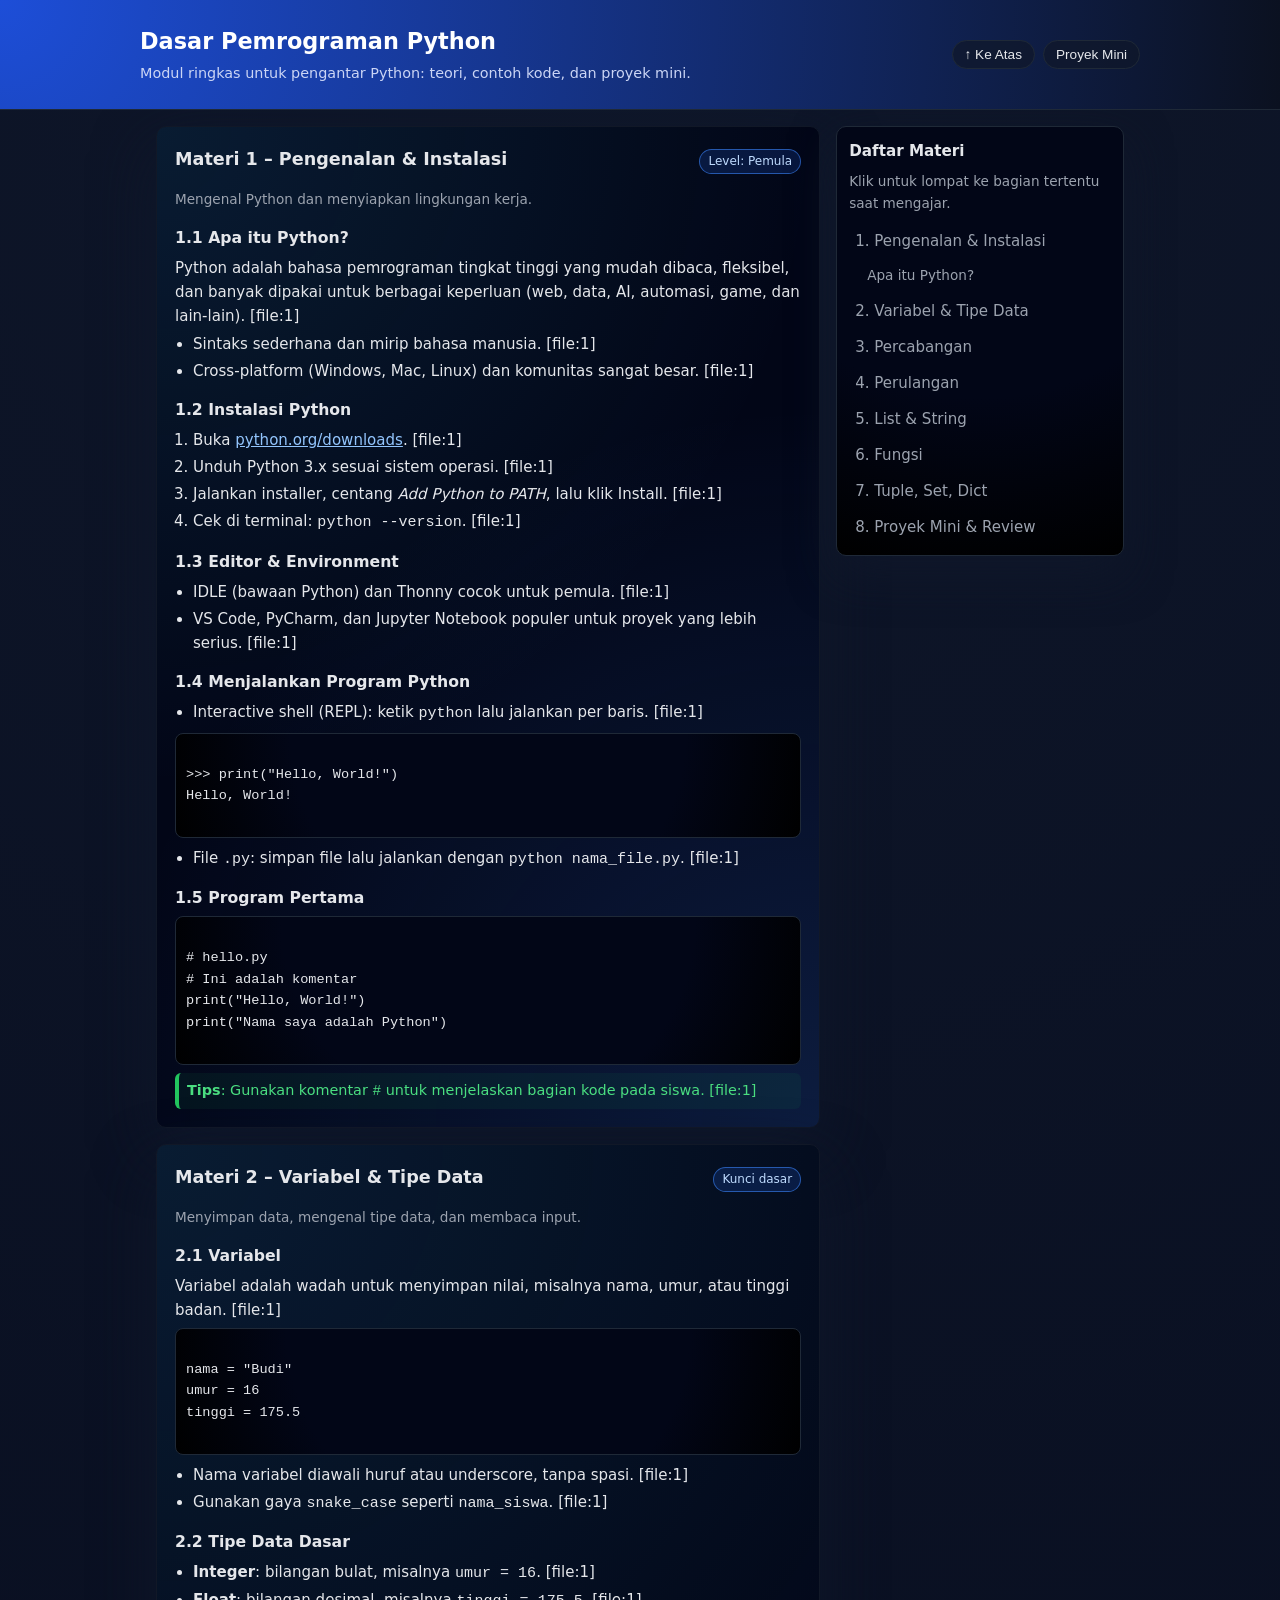
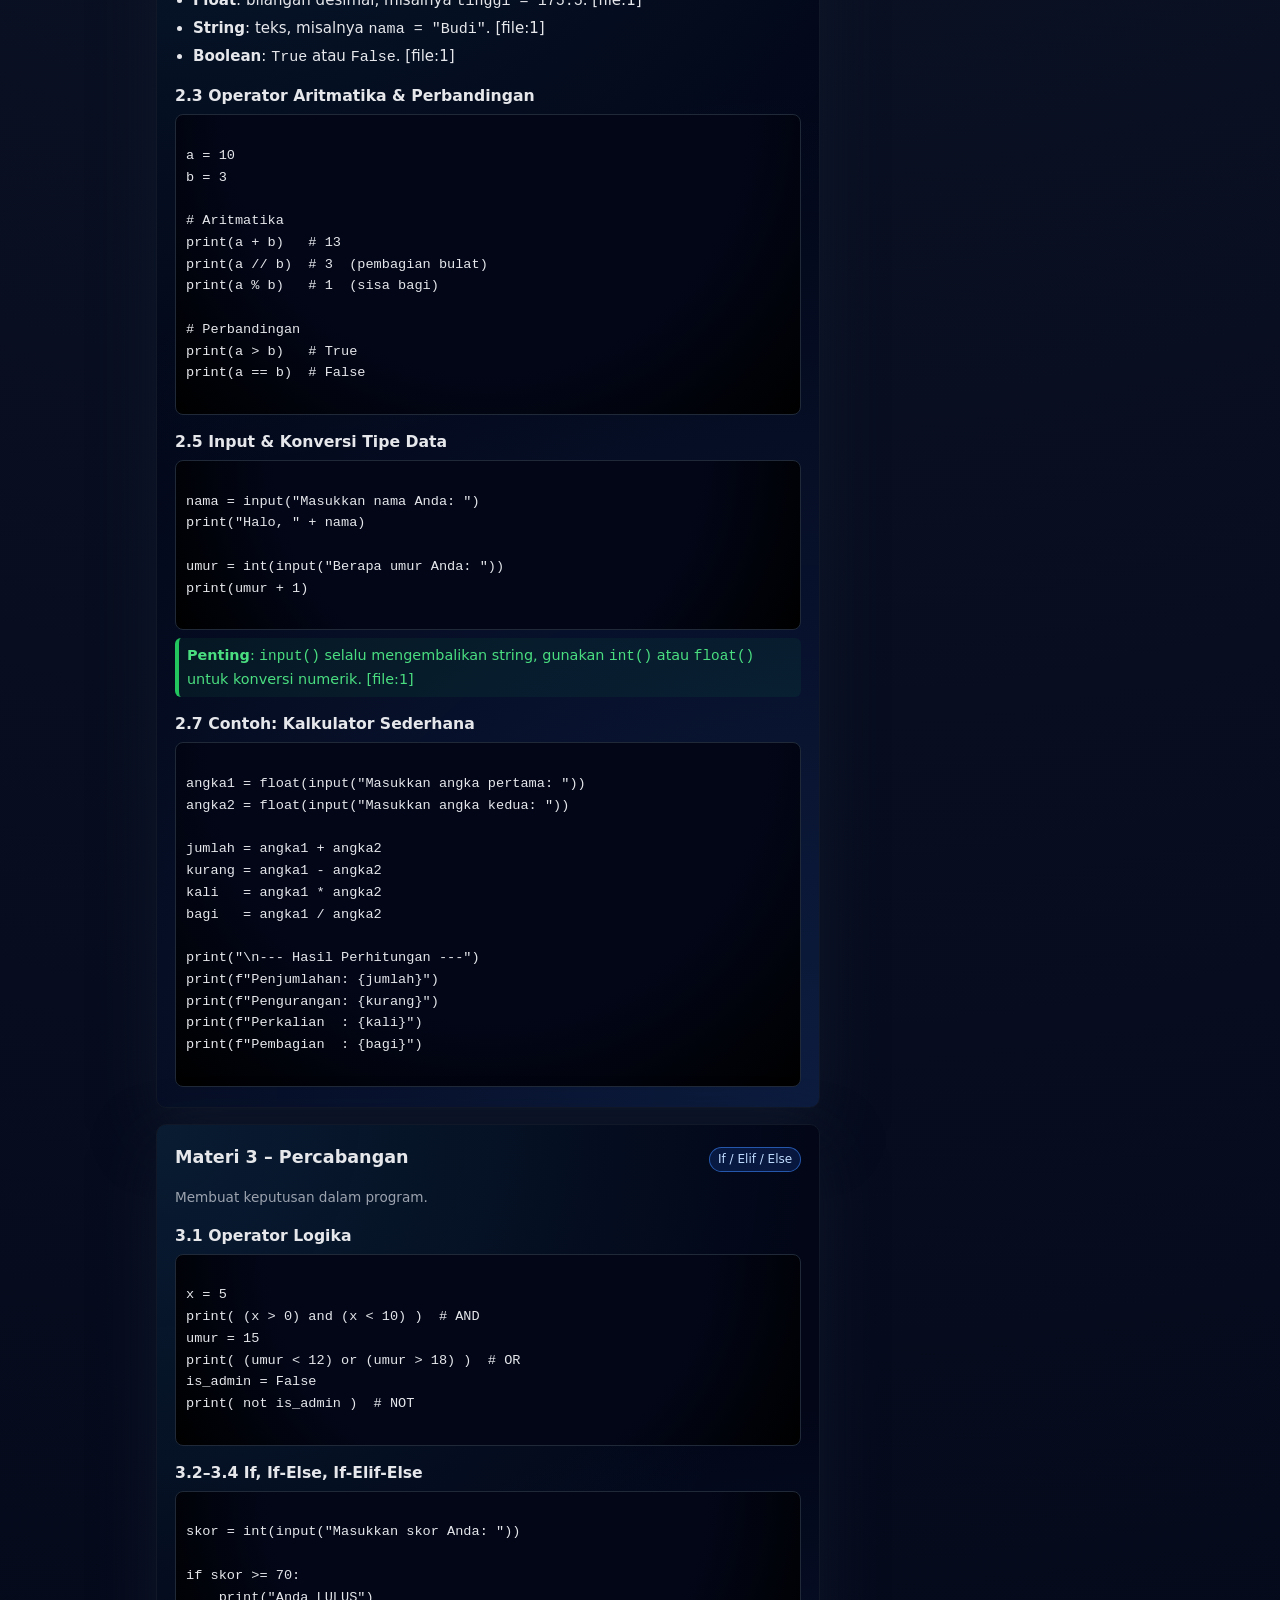
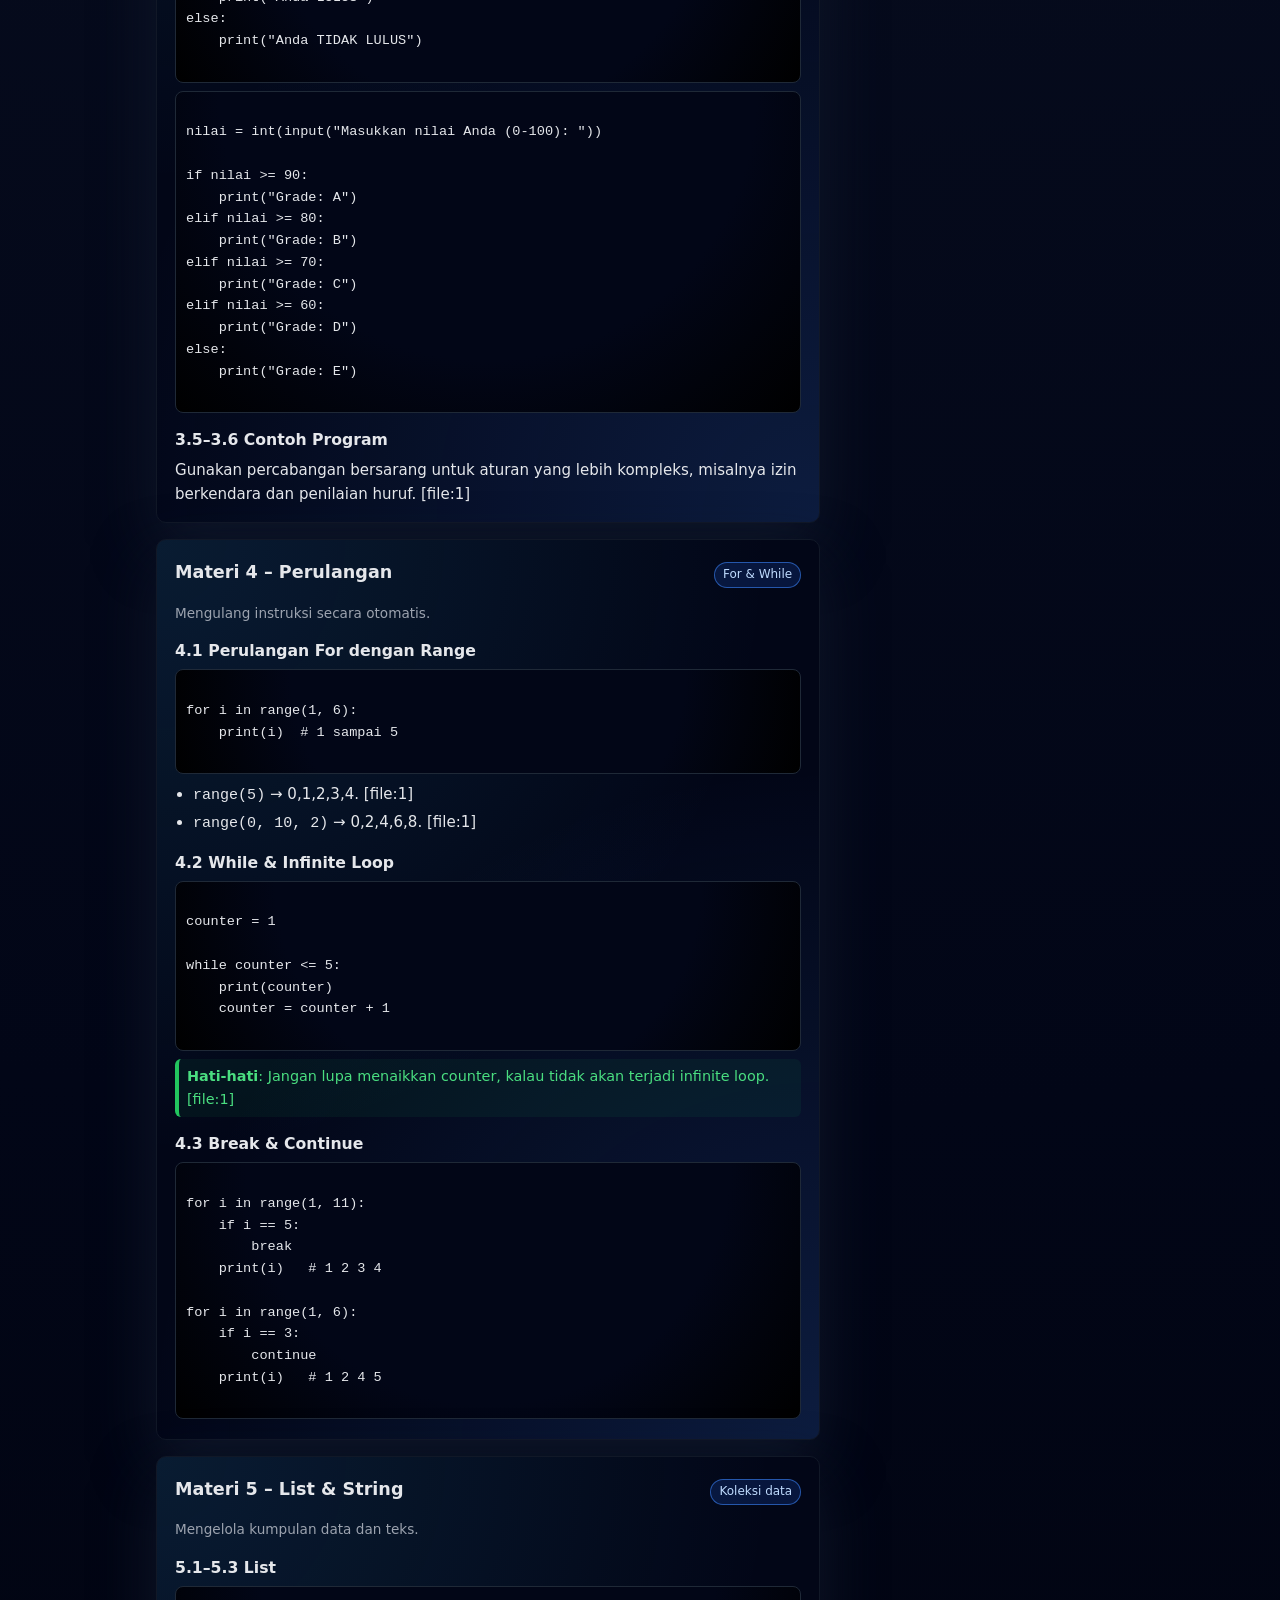
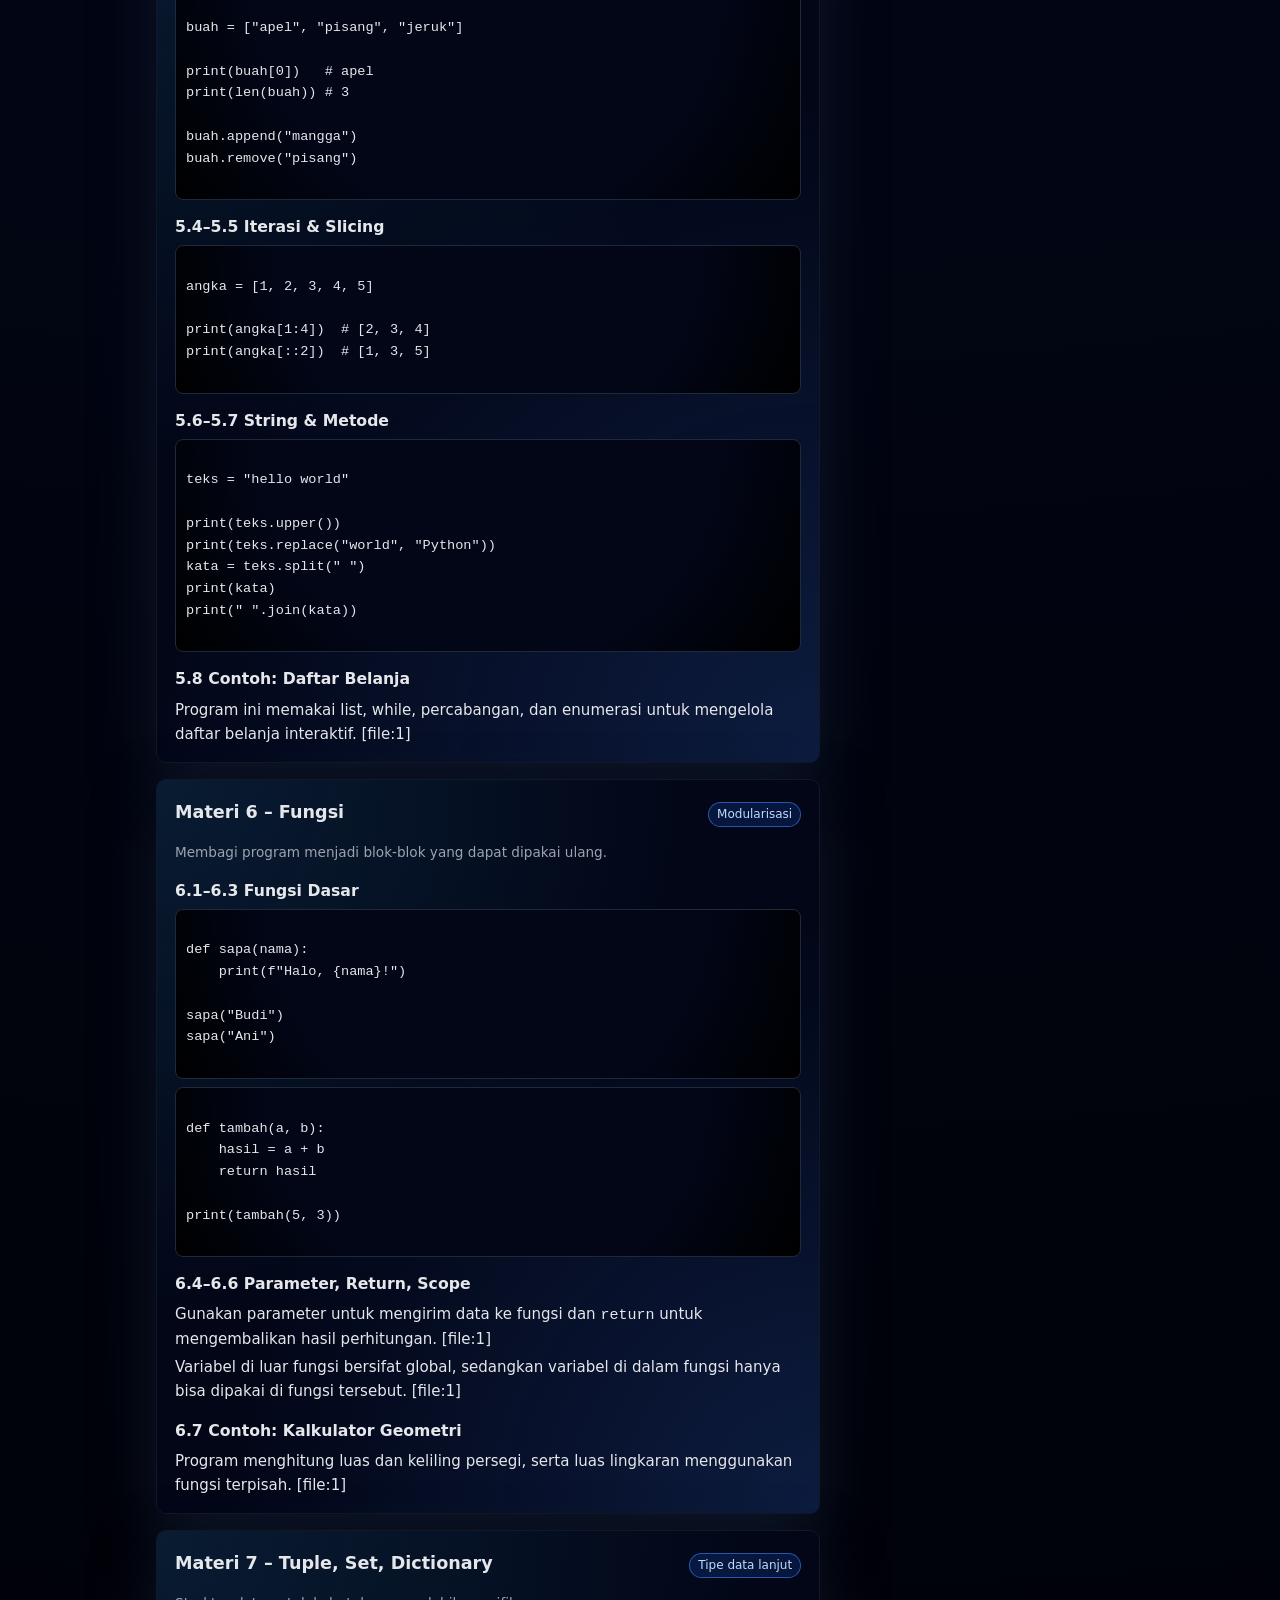
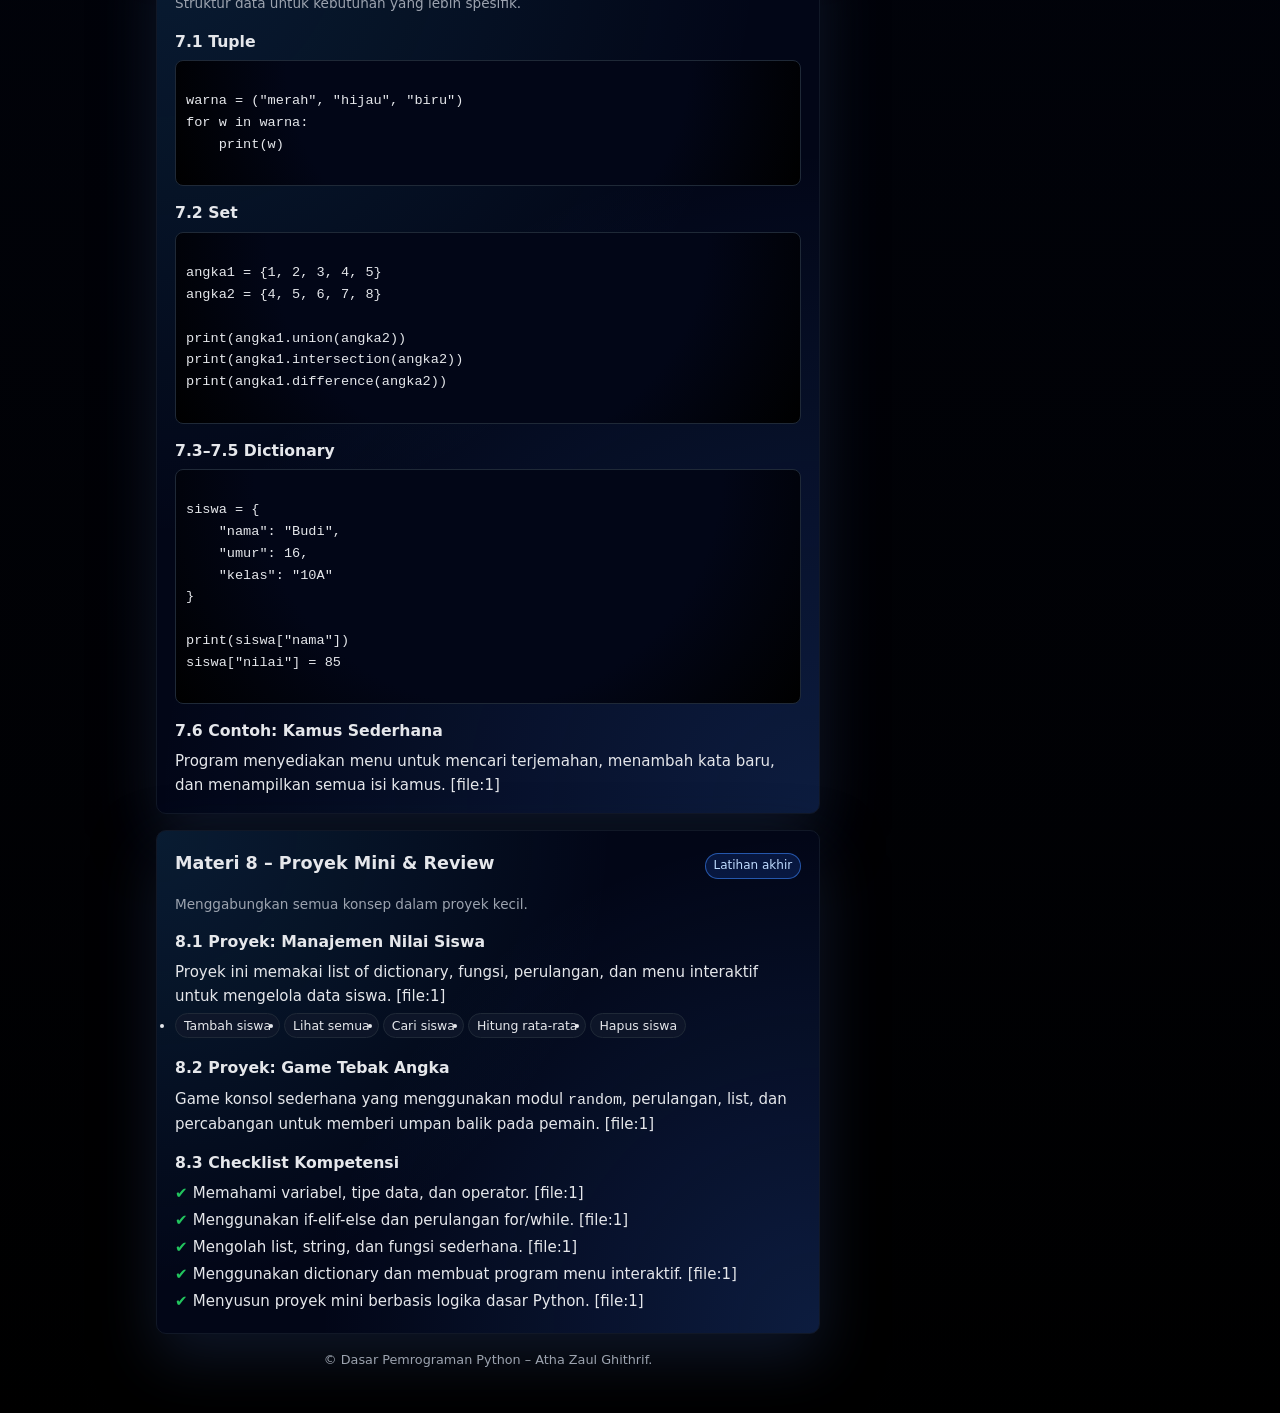
<file: index.html>
<!DOCTYPE html>
<html lang="id">
<head>
  <meta charset="UTF-8">
  <title>Dasar Pemrograman Python</title>
  <meta name="viewport" content="width=device-width, initial-scale=1">
  <style>
  :root {
    --primary: #60a5fa;
    --primary-light: #1d4ed8;
    --bg: #020617;
    --bg-elevated: #020617;
    --card-bg: #020617;
    --text-main: #e5e7eb;
    --text-muted: #9ca3af;
    --accent: #22c55e;
    --border: #1f2937;
    --code-bg: #020617;
    --code-text: #e5e7eb;
    --radius: 10px;
  }

  * {
    box-sizing: border-box;
  }

  body {
    margin: 0;
    font-family: system-ui, -apple-system, BlinkMacSystemFont, "Segoe UI", sans-serif;
    background: radial-gradient(circle at top, #0f172a 0, #020617 55%, #000 100%);
    color: var(--text-main);
    line-height: 1.6;
  }

  header {
    background: radial-gradient(circle at top left, #1d4ed8, #0b1120);
    color: white;
    padding: 24px 16px;
    position: sticky;
    top: 0;
    z-index: 50;
    border-bottom: 1px solid #1f2937;
    backdrop-filter: blur(18px);
  }

  header .container {
    max-width: 1000px;
    margin: 0 auto;
    display: flex;
    flex-wrap: wrap;
    align-items: center;
    justify-content: space-between;
    gap: 12px;
  }

  header h1 {
    margin: 0;
    font-size: 1.4rem;
  }

  header p {
    margin: 2px 0 0;
    font-size: 0.9rem;
    color: #cbd5f5;
  }

  .nav-buttons {
    display: flex;
    gap: 8px;
    flex-wrap: wrap;
  }

  .nav-buttons button {
    border: 1px solid #1f2937;
    border-radius: 999px;
    padding: 6px 12px;
    font-size: 0.85rem;
    cursor: pointer;
    background: rgba(15, 23, 42, 0.75);
    color: #e5e7eb;
    display: flex;
    align-items: center;
    gap: 6px;
  }

  .nav-buttons button:hover {
    background: rgba(37, 99, 235, 0.8);
    border-color: #3b82f6;
  }

  main {
    max-width: 1000px;
    margin: 16px auto 40px;
    padding: 0 16px 16px;
    display: grid;
    grid-template-columns: minmax(0, 3fr) minmax(220px, 1.3fr);
    gap: 16px;
  }

  @media (max-width: 800px) {
    main {
      grid-template-columns: minmax(0, 1fr);
    }
    header {
      position: static;
    }
  }

  /* Sidebar */
  .sidebar {
    position: sticky;
    top: 96px;
    align-self: flex-start;
    background: radial-gradient(circle at top, #020617, #020617 60%, #000 100%);
    border-radius: var(--radius);
    padding: 12px 12px 8px;
    box-shadow: 0 18px 45px rgba(15, 23, 42, 0.9);
    border: 1px solid #1f2937;
    max-height: calc(100vh - 120px);
    overflow-y: auto;
    font-size: 0.9rem;
  }

  .sidebar h2 {
    font-size: 0.95rem;
    margin: 0 0 8px;
    color: #e5e7eb;
  }

  .sidebar p {
    margin: 0 0 10px;
    color: var(--text-muted);
    font-size: 0.85rem;
  }

  .toc {
    list-style: none;
    padding: 0;
    margin: 0;
  }

  .toc li {
    margin-bottom: 4px;
  }

  .toc a {
    display: block;
    padding: 4px 6px;
    border-radius: 6px;
    color: var(--text-muted);
    text-decoration: none;
  }

  .toc a:hover {
    background: rgba(37, 99, 235, 0.15);
    color: var(--primary);
  }

  .toc .toc-child {
    padding-left: 12px;
    font-size: 0.85rem;
  }

  /* Konten utama */
  .card {
    background:
      radial-gradient(circle at top left, rgba(56, 189, 248, 0.12), transparent 55%),
      radial-gradient(circle at bottom right, rgba(59, 130, 246, 0.18), transparent 60%),
      var(--card-bg);
    border-radius: var(--radius);
    padding: 18px 18px 12px;
    margin-bottom: 16px;
    box-shadow: 0 24px 60px rgba(15, 23, 42, 0.95);
    border: 1px solid #111827;
  }

  .card-header {
    display: flex;
    justify-content: space-between;
    align-items: baseline;
    gap: 8px;
    margin-bottom: 8px;
  }

  .badge {
    display: inline-flex;
    align-items: center;
    gap: 4px;
    font-size: 0.75rem;
    padding: 2px 8px;
    border-radius: 999px;
    background: rgba(37, 99, 235, 0.18);
    color: #bfdbfe;
    border: 1px solid rgba(59, 130, 246, 0.6);
  }

  h2 {
    margin: 0 0 8px;
    font-size: 1.1rem;
    color: #e5e7eb;
  }

  h3 {
    margin: 14px 0 6px;
    font-size: 0.98rem;
    color: #e5e7eb;
  }

  p {
    margin: 4px 0;
    font-size: 0.94rem;
    color: var(--text-main);
  }

  ul, ol {
    margin: 4px 0 8px 18px;
    padding: 0;
    font-size: 0.94rem;
    color: var(--text-main);
  }

  li {
    margin-bottom: 3px;
  }

  .note {
    border-left: 4px solid var(--accent);
    background: rgba(22, 163, 74, 0.08);
    padding: 6px 8px;
    border-radius: 6px;
    font-size: 0.9rem;
    color: #4ade80;
    margin: 6px 0;
  }

  .code {
    background: radial-gradient(circle at top, #020617, #020617 60%, #000 100%);
    color: var(--code-text);
    padding: 8px 10px;
    border-radius: 8px;
    font-family: "JetBrains Mono", ui-monospace, SFMono-Regular, Menlo, Monaco, Consolas, "Liberation Mono", "Courier New", monospace;
    font-size: 0.85rem;
    overflow-x: auto;
    margin: 6px 0 8px;
    white-space: pre;
    border: 1px solid #1f2937;
  }

  .tagline {
    font-size: 0.85rem;
    color: var(--text-muted);
    margin-bottom: 4px;
  }

  .pill-group {
    display: flex;
    flex-wrap: wrap;
    gap: 4px;
    margin: 4px 0 6px;
    font-size: 0.78rem;
  }

  .pill {
    padding: 2px 8px;
    border-radius: 999px;
    border: 1px solid #1f2937;
    background: rgba(15, 23, 42, 0.9);
    color: #e5e7eb;
  }

  .checklist {
    list-style: none;
    margin-left: 0;
  }

  .checklist li::before {
    content: "✔ ";
    color: var(--accent);
    font-weight: bold;
  }

  .footer {
    text-align: center;
    font-size: 0.8rem;
    color: var(--text-muted);
    margin-top: 10px;
  }

  a {
    color: #93c5fd;
  }

  a:hover {
    color: #bfdbfe;
  }
</style>

</head>
<body>

<header>
  <div class="container">
    <div>
      <h1>Dasar Pemrograman Python</h1>
      <p>Modul ringkas untuk pengantar Python: teori, contoh kode, dan proyek mini.</p>
    </div>
    <div class="nav-buttons">
      <button onclick="window.scrollTo({top:0, behavior:'smooth'})">↑ Ke Atas</button>
      <button onclick="document.getElementById('materi-8').scrollIntoView({behavior:'smooth'})">
        Proyek Mini
      </button>
    </div>
  </div>
</header>

<main>
  <!-- Konten utama -->
  <section id="content">
    <!-- Materi 1 -->
    <article class="card" id="materi-1">
      <div class="card-header">
        <h2>Materi 1 – Pengenalan & Instalasi</h2>
        <span class="badge">Level: Pemula</span>
      </div>

      <p class="tagline">Mengenal Python dan menyiapkan lingkungan kerja.</p>

      <h3>1.1 Apa itu Python?</h3>
      <p>Python adalah bahasa pemrograman tingkat tinggi yang mudah dibaca, fleksibel, dan banyak dipakai untuk berbagai keperluan (web, data, AI, automasi, game, dan lain-lain). [file:1]</p>
      <ul>
        <li>Sintaks sederhana dan mirip bahasa manusia. [file:1]</li>
        <li>Cross-platform (Windows, Mac, Linux) dan komunitas sangat besar. [file:1]</li>
      </ul>

      <h3>1.2 Instalasi Python</h3>
      <ol>
        <li>Buka <a href="https://www.python.org/downloads/" target="_blank">python.org/downloads</a>. [file:1]</li>
        <li>Unduh Python 3.x sesuai sistem operasi. [file:1]</li>
        <li>Jalankan installer, centang <em>Add Python to PATH</em>, lalu klik Install. [file:1]</li>
        <li>Cek di terminal: <code>python --version</code>. [file:1]</li>
      </ol>

      <h3>1.3 Editor & Environment</h3>
      <ul>
        <li>IDLE (bawaan Python) dan Thonny cocok untuk pemula. [file:1]</li>
        <li>VS Code, PyCharm, dan Jupyter Notebook populer untuk proyek yang lebih serius. [file:1]</li>
      </ul>

      <h3>1.4 Menjalankan Program Python</h3>
      <ul>
        <li>Interactive shell (REPL): ketik <code>python</code> lalu jalankan per baris. [file:1]</li>
      </ul>
      <div class="code">
&gt;&gt;&gt; print("Hello, World!")
Hello, World!
      </div>
      <ul>
        <li>File <code>.py</code>: simpan file lalu jalankan dengan <code>python nama_file.py</code>. [file:1]</li>
      </ul>

      <h3>1.5 Program Pertama</h3>
      <div class="code">
# hello.py
# Ini adalah komentar
print("Hello, World!")
print("Nama saya adalah Python")
      </div>
      <p class="note"><strong>Tips</strong>: Gunakan komentar <code>#</code> untuk menjelaskan bagian kode pada siswa. [file:1]</p>
    </article>

    <!-- Materi 2 -->
    <article class="card" id="materi-2">
      <div class="card-header">
        <h2>Materi 2 – Variabel & Tipe Data</h2>
        <span class="badge">Kunci dasar</span>
      </div>

      <p class="tagline">Menyimpan data, mengenal tipe data, dan membaca input.</p>

      <h3>2.1 Variabel</h3>
      <p>Variabel adalah wadah untuk menyimpan nilai, misalnya nama, umur, atau tinggi badan. [file:1]</p>
      <div class="code">
nama = "Budi"
umur = 16
tinggi = 175.5
      </div>
      <ul>
        <li>Nama variabel diawali huruf atau underscore, tanpa spasi. [file:1]</li>
        <li>Gunakan gaya <code>snake_case</code> seperti <code>nama_siswa</code>. [file:1]</li>
      </ul>

      <h3>2.2 Tipe Data Dasar</h3>
      <ul>
        <li><strong>Integer</strong>: bilangan bulat, misalnya <code>umur = 16</code>. [file:1]</li>
        <li><strong>Float</strong>: bilangan desimal, misalnya <code>tinggi = 175.5</code>. [file:1]</li>
        <li><strong>String</strong>: teks, misalnya <code>nama = "Budi"</code>. [file:1]</li>
        <li><strong>Boolean</strong>: <code>True</code> atau <code>False</code>. [file:1]</li>
      </ul>

      <h3>2.3 Operator Aritmatika & Perbandingan</h3>
      <div class="code">
a = 10
b = 3

# Aritmatika
print(a + b)   # 13
print(a // b)  # 3  (pembagian bulat)
print(a % b)   # 1  (sisa bagi)

# Perbandingan
print(a > b)   # True
print(a == b)  # False
      </div>

      <h3>2.5 Input & Konversi Tipe Data</h3>
      <div class="code">
nama = input("Masukkan nama Anda: ")
print("Halo, " + nama)

umur = int(input("Berapa umur Anda: "))
print(umur + 1)
      </div>
      <p class="note"><strong>Penting</strong>: <code>input()</code> selalu mengembalikan string, gunakan <code>int()</code> atau <code>float()</code> untuk konversi numerik. [file:1]</p>

      <h3>2.7 Contoh: Kalkulator Sederhana</h3>
      <div class="code">
angka1 = float(input("Masukkan angka pertama: "))
angka2 = float(input("Masukkan angka kedua: "))

jumlah = angka1 + angka2
kurang = angka1 - angka2
kali   = angka1 * angka2
bagi   = angka1 / angka2

print("\n--- Hasil Perhitungan ---")
print(f"Penjumlahan: {jumlah}")
print(f"Pengurangan: {kurang}")
print(f"Perkalian  : {kali}")
print(f"Pembagian  : {bagi}")
      </div>
    </article>

    <!-- Materi 3 -->
    <article class="card" id="materi-3">
      <div class="card-header">
        <h2>Materi 3 – Percabangan</h2>
        <span class="badge">If / Elif / Else</span>
      </div>

      <p class="tagline">Membuat keputusan dalam program.</p>

      <h3>3.1 Operator Logika</h3>
      <div class="code">
x = 5
print( (x > 0) and (x < 10) )  # AND
umur = 15
print( (umur < 12) or (umur > 18) )  # OR
is_admin = False
print( not is_admin )  # NOT
      </div>

      <h3>3.2–3.4 If, If-Else, If-Elif-Else</h3>
      <div class="code">
skor = int(input("Masukkan skor Anda: "))

if skor >= 70:
    print("Anda LULUS")
else:
    print("Anda TIDAK LULUS")
      </div>

      <div class="code">
nilai = int(input("Masukkan nilai Anda (0-100): "))

if nilai >= 90:
    print("Grade: A")
elif nilai >= 80:
    print("Grade: B")
elif nilai >= 70:
    print("Grade: C")
elif nilai >= 60:
    print("Grade: D")
else:
    print("Grade: E")
      </div>

      <h3>3.5–3.6 Contoh Program</h3>
      <p>Gunakan percabangan bersarang untuk aturan yang lebih kompleks, misalnya izin berkendara dan penilaian huruf. [file:1]</p>
    </article>

    <!-- Materi 4 -->
    <article class="card" id="materi-4">
      <div class="card-header">
        <h2>Materi 4 – Perulangan</h2>
        <span class="badge">For &amp; While</span>
      </div>

      <p class="tagline">Mengulang instruksi secara otomatis.</p>

      <h3>4.1 Perulangan For dengan Range</h3>
      <div class="code">
for i in range(1, 6):
    print(i)  # 1 sampai 5
      </div>
      <ul>
        <li><code>range(5)</code> → 0,1,2,3,4. [file:1]</li>
        <li><code>range(0, 10, 2)</code> → 0,2,4,6,8. [file:1]</li>
      </ul>

      <h3>4.2 While & Infinite Loop</h3>
      <div class="code">
counter = 1

while counter <= 5:
    print(counter)
    counter = counter + 1
      </div>
      <p class="note"><strong>Hati-hati</strong>: Jangan lupa menaikkan counter, kalau tidak akan terjadi infinite loop. [file:1]</p>

      <h3>4.3 Break & Continue</h3>
      <div class="code">
for i in range(1, 11):
    if i == 5:
        break
    print(i)   # 1 2 3 4

for i in range(1, 6):
    if i == 3:
        continue
    print(i)   # 1 2 4 5
      </div>
    </article>

    <!-- Materi 5 -->
    <article class="card" id="materi-5">
      <div class="card-header">
        <h2>Materi 5 – List & String</h2>
        <span class="badge">Koleksi data</span>
      </div>

      <p class="tagline">Mengelola kumpulan data dan teks.</p>

      <h3>5.1–5.3 List</h3>
      <div class="code">
buah = ["apel", "pisang", "jeruk"]

print(buah[0])   # apel
print(len(buah)) # 3

buah.append("mangga")
buah.remove("pisang")
      </div>

      <h3>5.4–5.5 Iterasi & Slicing</h3>
      <div class="code">
angka = [1, 2, 3, 4, 5]

print(angka[1:4])  # [2, 3, 4]
print(angka[::2])  # [1, 3, 5]
      </div>

      <h3>5.6–5.7 String & Metode</h3>
      <div class="code">
teks = "hello world"

print(teks.upper())
print(teks.replace("world", "Python"))
kata = teks.split(" ")
print(kata)
print(" ".join(kata))
      </div>

      <h3>5.8 Contoh: Daftar Belanja</h3>
      <p>Program ini memakai list, while, percabangan, dan enumerasi untuk mengelola daftar belanja interaktif. [file:1]</p>
    </article>

    <!-- Materi 6 -->
    <article class="card" id="materi-6">
      <div class="card-header">
        <h2>Materi 6 – Fungsi</h2>
        <span class="badge">Modularisasi</span>
      </div>

      <p class="tagline">Membagi program menjadi blok-blok yang dapat dipakai ulang.</p>

      <h3>6.1–6.3 Fungsi Dasar</h3>
      <div class="code">
def sapa(nama):
    print(f"Halo, {nama}!")

sapa("Budi")
sapa("Ani")
      </div>

      <div class="code">
def tambah(a, b):
    hasil = a + b
    return hasil

print(tambah(5, 3))
      </div>

      <h3>6.4–6.6 Parameter, Return, Scope</h3>
      <p>Gunakan parameter untuk mengirim data ke fungsi dan <code>return</code> untuk mengembalikan hasil perhitungan. [file:1]</p>
      <p>Variabel di luar fungsi bersifat global, sedangkan variabel di dalam fungsi hanya bisa dipakai di fungsi tersebut. [file:1]</p>

      <h3>6.7 Contoh: Kalkulator Geometri</h3>
      <p>Program menghitung luas dan keliling persegi, serta luas lingkaran menggunakan fungsi terpisah. [file:1]</p>
    </article>

    <!-- Materi 7 -->
    <article class="card" id="materi-7">
      <div class="card-header">
        <h2>Materi 7 – Tuple, Set, Dictionary</h2>
        <span class="badge">Tipe data lanjut</span>
      </div>

      <p class="tagline">Struktur data untuk kebutuhan yang lebih spesifik.</p>

      <h3>7.1 Tuple</h3>
      <div class="code">
warna = ("merah", "hijau", "biru")
for w in warna:
    print(w)
      </div>

      <h3>7.2 Set</h3>
      <div class="code">
angka1 = {1, 2, 3, 4, 5}
angka2 = {4, 5, 6, 7, 8}

print(angka1.union(angka2))
print(angka1.intersection(angka2))
print(angka1.difference(angka2))
      </div>

      <h3>7.3–7.5 Dictionary</h3>
      <div class="code">
siswa = {
    "nama": "Budi",
    "umur": 16,
    "kelas": "10A"
}

print(siswa["nama"])
siswa["nilai"] = 85
      </div>

      <h3>7.6 Contoh: Kamus Sederhana</h3>
      <p>Program menyediakan menu untuk mencari terjemahan, menambah kata baru, dan menampilkan semua isi kamus. [file:1]</p>
    </article>

    <!-- Materi 8 -->
    <article class="card" id="materi-8">
      <div class="card-header">
        <h2>Materi 8 – Proyek Mini & Review</h2>
        <span class="badge">Latihan akhir</span>
      </div>

      <p class="tagline">Menggabungkan semua konsep dalam proyek kecil.</p>

      <h3>8.1 Proyek: Manajemen Nilai Siswa</h3>
      <p>Proyek ini memakai list of dictionary, fungsi, perulangan, dan menu interaktif untuk mengelola data siswa. [file:1]</p>
      <ul class="pill-group">
        <li class="pill">Tambah siswa</li>
        <li class="pill">Lihat semua</li>
        <li class="pill">Cari siswa</li>
        <li class="pill">Hitung rata-rata</li>
        <li class="pill">Hapus siswa</li>
      </ul>

      <h3>8.2 Proyek: Game Tebak Angka</h3>
      <p>Game konsol sederhana yang menggunakan modul <code>random</code>, perulangan, list, dan percabangan untuk memberi umpan balik pada pemain. [file:1]</p>

      <h3>8.3 Checklist Kompetensi</h3>
      <ul class="checklist">
        <li>Memahami variabel, tipe data, dan operator. [file:1]</li>
        <li>Menggunakan if-elif-else dan perulangan for/while. [file:1]</li>
        <li>Mengolah list, string, dan fungsi sederhana. [file:1]</li>
        <li>Menggunakan dictionary dan membuat program menu interaktif. [file:1]</li>
        <li>Menyusun proyek mini berbasis logika dasar Python. [file:1]</li>
      </ul>
    </article>

    <div class="footer">
      &copy; Dasar Pemrograman Python – Atha Zaul Ghithrif.
    </div>
  </section>

  <!-- Sidebar -->
  <aside class="sidebar">
    <h2>Daftar Materi</h2>
    <p>Klik untuk lompat ke bagian tertentu saat mengajar.</p>
    <ul class="toc">
      <li><a href="#materi-1">1. Pengenalan & Instalasi</a></li>
      <li class="toc-child"><a href="#materi-1">Apa itu Python?</a></li>
      <li><a href="#materi-2">2. Variabel & Tipe Data</a></li>
      <li><a href="#materi-3">3. Percabangan</a></li>
      <li><a href="#materi-4">4. Perulangan</a></li>
      <li><a href="#materi-5">5. List & String</a></li>
      <li><a href="#materi-6">6. Fungsi</a></li>
      <li><a href="#materi-7">7. Tuple, Set, Dict</a></li>
      <li><a href="#materi-8">8. Proyek Mini & Review</a></li>
    </ul>
  </aside>
</main>

</body>
</html>
</file>
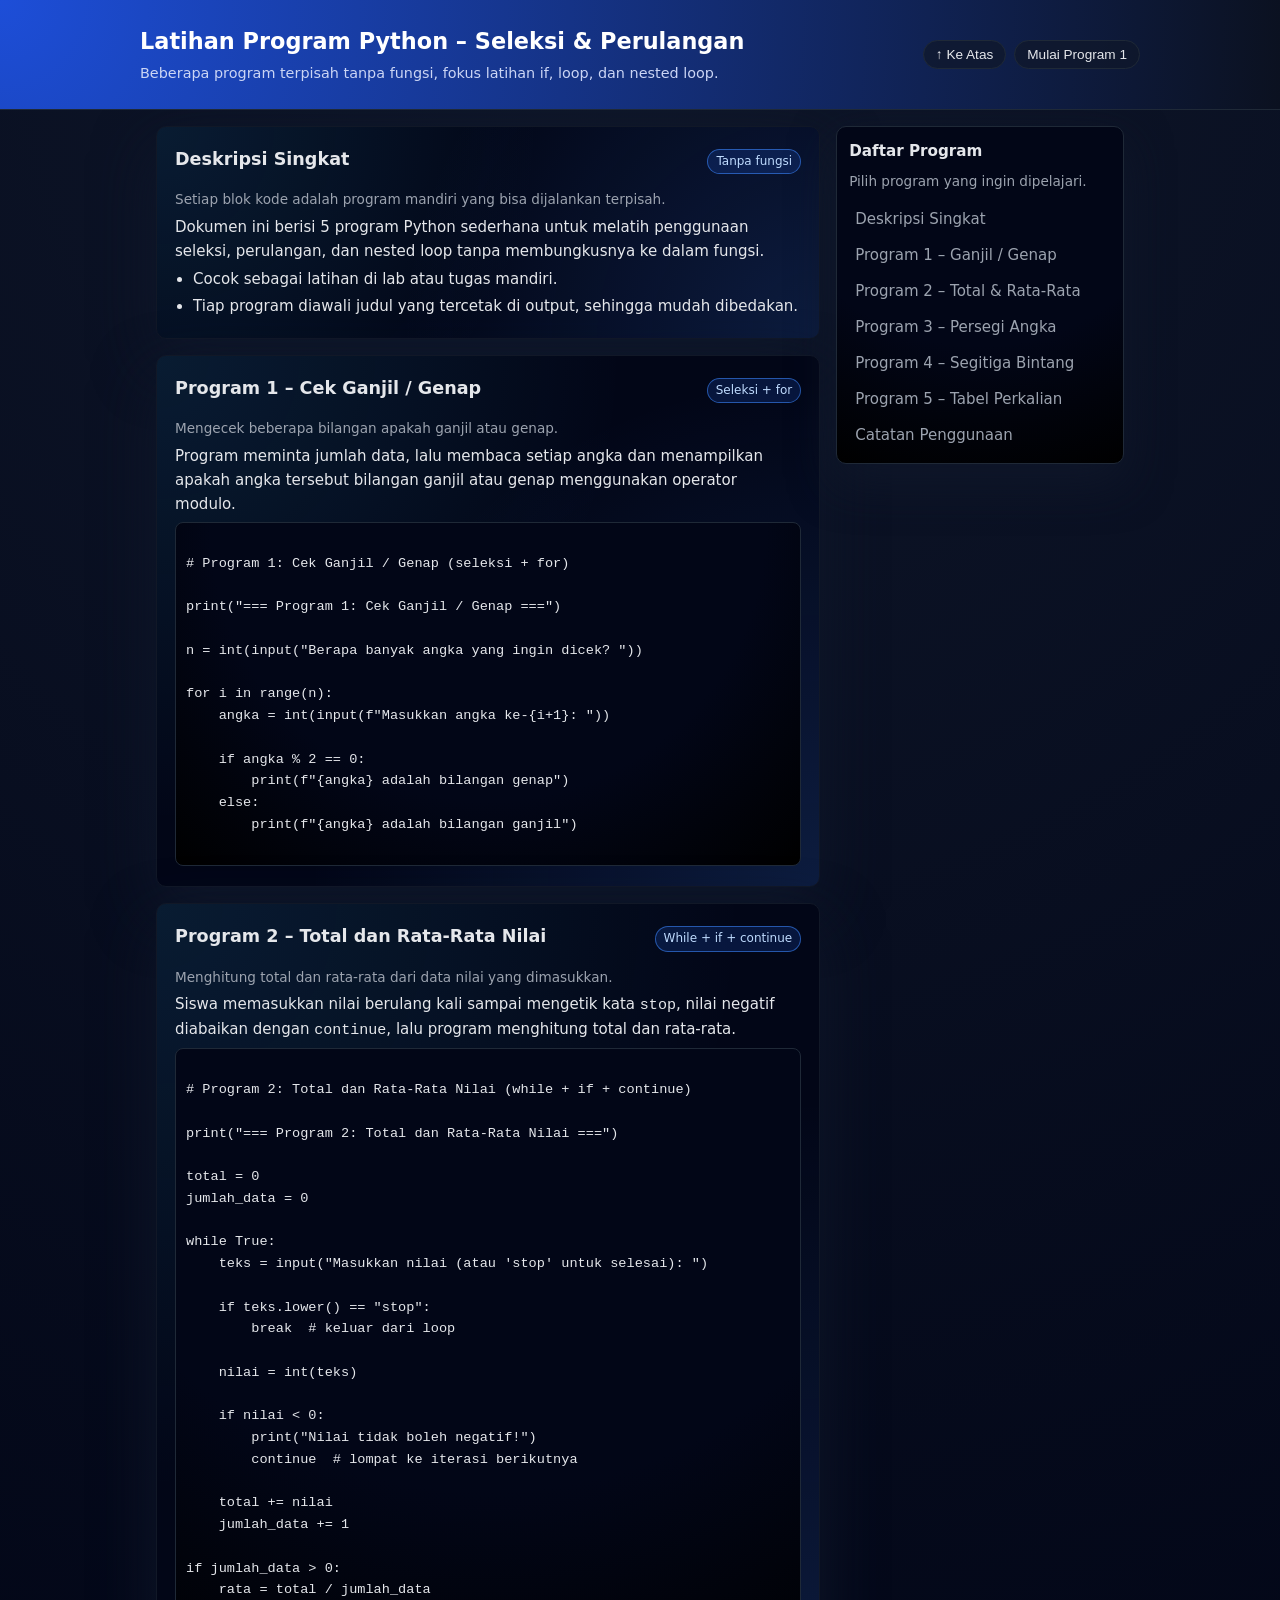
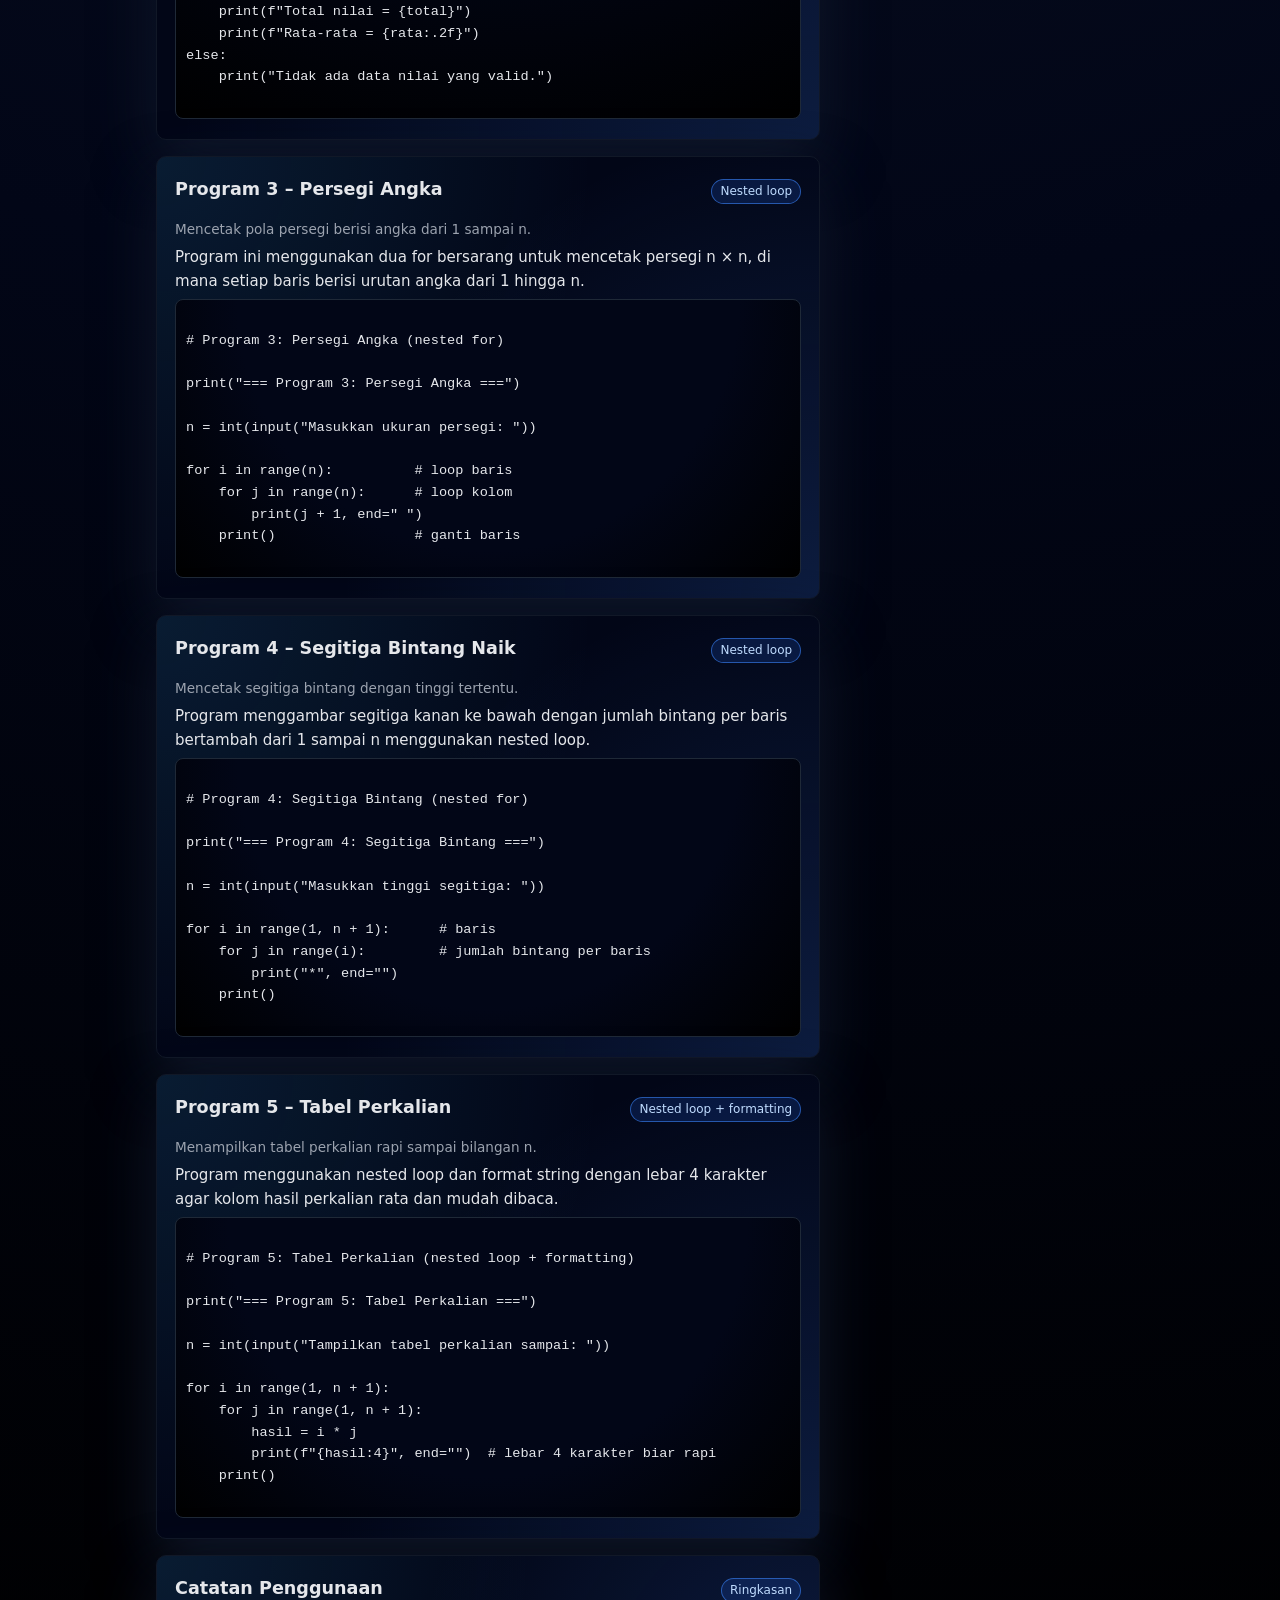
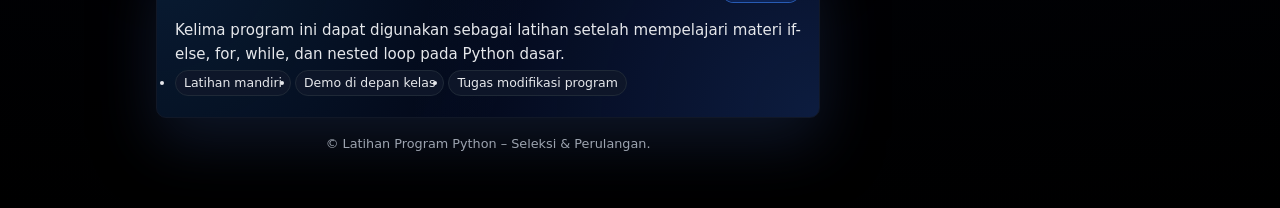
<file: latihan.html>
<!DOCTYPE html>
<html lang="id">
<head>
  <meta charset="UTF-8">
  <title>Latihan Program Python – Seleksi & Perulangan</title>
  <meta name="viewport" content="width=device-width, initial-scale=1">

  <!-- DARK THEME -->
  <style>
    :root {
      --primary: #60a5fa;
      --primary-light: #1d4ed8;
      --bg: #020617;
      --bg-elevated: #020617;
      --card-bg: #020617;
      --text-main: #e5e7eb;
      --text-muted: #9ca3af;
      --accent: #22c55e;
      --border: #1f2937;
      --code-bg: #020617;
      --code-text: #e5e7eb;
      --radius: 10px;
    }

    * {
      box-sizing: border-box;
    }

    body {
      margin: 0;
      font-family: system-ui, -apple-system, BlinkMacSystemFont, "Segoe UI", sans-serif;
      background: radial-gradient(circle at top, #0f172a 0, #020617 55%, #000 100%);
      color: var(--text-main);
      line-height: 1.6;
    }

    header {
      background: radial-gradient(circle at top left, #1d4ed8, #0b1120);
      color: white;
      padding: 24px 16px;
      position: sticky;
      top: 0;
      z-index: 50;
      border-bottom: 1px solid #1f2937;
      backdrop-filter: blur(18px);
    }

    header .container {
      max-width: 1000px;
      margin: 0 auto;
      display: flex;
      flex-wrap: wrap;
      align-items: center;
      justify-content: space-between;
      gap: 12px;
    }

    header h1 {
      margin: 0;
      font-size: 1.4rem;
    }

    header p {
      margin: 2px 0 0;
      font-size: 0.9rem;
      color: #cbd5f5;
    }

    .nav-buttons {
      display: flex;
      gap: 8px;
      flex-wrap: wrap;
    }

    .nav-buttons button {
      border: 1px solid #1f2937;
      border-radius: 999px;
      padding: 6px 12px;
      font-size: 0.85rem;
      cursor: pointer;
      background: rgba(15, 23, 42, 0.75);
      color: #e5e7eb;
      display: flex;
      align-items: center;
      gap: 6px;
    }

    .nav-buttons button:hover {
      background: rgba(37, 99, 235, 0.8);
      border-color: #3b82f6;
    }

    main {
      max-width: 1000px;
      margin: 16px auto 40px;
      padding: 0 16px 16px;
      display: grid;
      grid-template-columns: minmax(0, 3fr) minmax(220px, 1.3fr);
      gap: 16px;
    }

    @media (max-width: 800px) {
      main {
        grid-template-columns: minmax(0, 1fr);
      }
      header {
        position: static;
      }
    }

    /* Sidebar */
    .sidebar {
      position: sticky;
      top: 96px;
      align-self: flex-start;
      background: radial-gradient(circle at top, #020617, #020617 60%, #000 100%);
      border-radius: var(--radius);
      padding: 12px 12px 8px;
      box-shadow: 0 18px 45px rgba(15, 23, 42, 0.9);
      border: 1px solid #1f2937;
      max-height: calc(100vh - 120px);
      overflow-y: auto;
      font-size: 0.9rem;
    }

    .sidebar h2 {
      font-size: 0.95rem;
      margin: 0 0 8px;
      color: #e5e7eb;
    }

    .sidebar p {
      margin: 0 0 10px;
      color: var(--text-muted);
      font-size: 0.85rem;
    }

    .toc {
      list-style: none;
      padding: 0;
      margin: 0;
    }

    .toc li {
      margin-bottom: 4px;
    }

    .toc a {
      display: block;
      padding: 4px 6px;
      border-radius: 6px;
      color: var(--text-muted);
      text-decoration: none;
    }

    .toc a:hover {
      background: rgba(37, 99, 235, 0.15);
      color: var(--primary);
    }

    .toc .toc-child {
      padding-left: 12px;
      font-size: 0.85rem;
    }

    /* Konten utama */
    .card {
      background:
        radial-gradient(circle at top left, rgba(56, 189, 248, 0.12), transparent 55%),
        radial-gradient(circle at bottom right, rgba(59, 130, 246, 0.18), transparent 60%),
        var(--card-bg);
      border-radius: var(--radius);
      padding: 18px 18px 12px;
      margin-bottom: 16px;
      box-shadow: 0 24px 60px rgba(15, 23, 42, 0.95);
      border: 1px solid #111827;
    }

    .card-header {
      display: flex;
      justify-content: space-between;
      align-items: baseline;
      gap: 8px;
      margin-bottom: 8px;
    }

    .badge {
      display: inline-flex;
      align-items: center;
      gap: 4px;
      font-size: 0.75rem;
      padding: 2px 8px;
      border-radius: 999px;
      background: rgba(37, 99, 235, 0.18);
      color: #bfdbfe;
      border: 1px solid rgba(59, 130, 246, 0.6);
    }

    h2 {
      margin: 0 0 8px;
      font-size: 1.1rem;
      color: #e5e7eb;
    }

    h3 {
      margin: 14px 0 6px;
      font-size: 0.98rem;
      color: #e5e7eb;
    }

    p {
      margin: 4px 0;
      font-size: 0.94rem;
      color: var(--text-main);
    }

    ul, ol {
      margin: 4px 0 8px 18px;
      padding: 0;
      font-size: 0.94rem;
      color: var(--text-main);
    }

    li {
      margin-bottom: 3px;
    }

    .code {
      background: radial-gradient(circle at top, #020617, #020617 60%, #000 100%);
      color: var(--code-text);
      padding: 8px 10px;
      border-radius: 8px;
      font-family: "JetBrains Mono", ui-monospace, SFMono-Regular, Menlo, Monaco, Consolas, "Liberation Mono", "Courier New", monospace;
      font-size: 0.85rem;
      overflow-x: auto;
      margin: 6px 0 8px;
      white-space: pre;
      border: 1px solid #1f2937;
    }

    .tagline {
      font-size: 0.85rem;
      color: var(--text-muted);
      margin-bottom: 4px;
    }

    .footer {
      text-align: center;
      font-size: 0.8rem;
      color: var(--text-muted);
      margin-top: 10px;
    }

    a {
      color: #93c5fd;
    }

    a:hover {
      color: #bfdbfe;
    }

    .pill-group {
      display: flex;
      flex-wrap: wrap;
      gap: 4px;
      margin: 4px 0 6px;
      font-size: 0.78rem;
    }

    .pill {
      padding: 2px 8px;
      border-radius: 999px;
      border: 1px solid #1f2937;
      background: rgba(15, 23, 42, 0.9);
      color: #e5e7eb;
    }
  </style>
</head>
<body>

<header>
  <div class="container">
    <div>
      <h1>Latihan Program Python – Seleksi & Perulangan</h1>
      <p>Beberapa program terpisah tanpa fungsi, fokus latihan if, loop, dan nested loop.</p>
    </div>
    <div class="nav-buttons">
      <button onclick="window.scrollTo({top:0, behavior:'smooth'})">↑ Ke Atas</button>
      <button onclick="document.getElementById('program-1').scrollIntoView({behavior:'smooth'})">
        Mulai Program 1
      </button>
    </div>
  </div>
</header>

<main>
  <!-- Konten utama -->
  <section id="content">

    <!-- Intro -->
    <article class="card" id="intro">
      <div class="card-header">
        <h2>Deskripsi Singkat</h2>
        <span class="badge">Tanpa fungsi</span>
      </div>
      <p class="tagline">Setiap blok kode adalah program mandiri yang bisa dijalankan terpisah.</p>
      <p>Dokumen ini berisi 5 program Python sederhana untuk melatih penggunaan seleksi, perulangan, dan nested loop tanpa membungkusnya ke dalam fungsi.</p>
      <ul>
        <li>Cocok sebagai latihan di lab atau tugas mandiri.</li>
        <li>Tiap program diawali judul yang tercetak di output, sehingga mudah dibedakan.</li>
      </ul>
    </article>

    <!-- Program 1 -->
    <article class="card" id="program-1">
      <div class="card-header">
        <h2>Program 1 – Cek Ganjil / Genap</h2>
        <span class="badge">Seleksi + for</span>
      </div>
      <p class="tagline">Mengecek beberapa bilangan apakah ganjil atau genap.</p>
      <p>Program meminta jumlah data, lalu membaca setiap angka dan menampilkan apakah angka tersebut bilangan ganjil atau genap menggunakan operator modulo.</p>

      <div class="code">
# Program 1: Cek Ganjil / Genap (seleksi + for)

print("=== Program 1: Cek Ganjil / Genap ===")

n = int(input("Berapa banyak angka yang ingin dicek? "))

for i in range(n):
    angka = int(input(f"Masukkan angka ke-{i+1}: "))

    if angka % 2 == 0:
        print(f"{angka} adalah bilangan genap")
    else:
        print(f"{angka} adalah bilangan ganjil")
      </div>
    </article>

    <!-- Program 2 -->
    <article class="card" id="program-2">
      <div class="card-header">
        <h2>Program 2 – Total dan Rata-Rata Nilai</h2>
        <span class="badge">While + if + continue</span>
      </div>
      <p class="tagline">Menghitung total dan rata-rata dari data nilai yang dimasukkan.</p>
      <p>Siswa memasukkan nilai berulang kali sampai mengetik kata <code>stop</code>, nilai negatif diabaikan dengan <code>continue</code>, lalu program menghitung total dan rata-rata.</p>

      <div class="code">
# Program 2: Total dan Rata-Rata Nilai (while + if + continue)

print("=== Program 2: Total dan Rata-Rata Nilai ===")

total = 0
jumlah_data = 0

while True:
    teks = input("Masukkan nilai (atau 'stop' untuk selesai): ")

    if teks.lower() == "stop":
        break  # keluar dari loop

    nilai = int(teks)

    if nilai < 0:
        print("Nilai tidak boleh negatif!")
        continue  # lompat ke iterasi berikutnya

    total += nilai
    jumlah_data += 1

if jumlah_data > 0:
    rata = total / jumlah_data
    print(f"Total nilai = {total}")
    print(f"Rata-rata = {rata:.2f}")
else:
    print("Tidak ada data nilai yang valid.")
      </div>
    </article>

    <!-- Program 3 -->
    <article class="card" id="program-3">
      <div class="card-header">
        <h2>Program 3 – Persegi Angka</h2>
        <span class="badge">Nested loop</span>
      </div>
      <p class="tagline">Mencetak pola persegi berisi angka dari 1 sampai n.</p>
      <p>Program ini menggunakan dua for bersarang untuk mencetak persegi n × n, di mana setiap baris berisi urutan angka dari 1 hingga n.</p>

      <div class="code">
# Program 3: Persegi Angka (nested for)

print("=== Program 3: Persegi Angka ===")

n = int(input("Masukkan ukuran persegi: "))

for i in range(n):          # loop baris
    for j in range(n):      # loop kolom
        print(j + 1, end=" ")
    print()                 # ganti baris
      </div>
    </article>

    <!-- Program 4 -->
    <article class="card" id="program-4">
      <div class="card-header">
        <h2>Program 4 – Segitiga Bintang Naik</h2>
        <span class="badge">Nested loop</span>
      </div>
      <p class="tagline">Mencetak segitiga bintang dengan tinggi tertentu.</p>
      <p>Program menggambar segitiga kanan ke bawah dengan jumlah bintang per baris bertambah dari 1 sampai n menggunakan nested loop.</p>

      <div class="code">
# Program 4: Segitiga Bintang (nested for)

print("=== Program 4: Segitiga Bintang ===")

n = int(input("Masukkan tinggi segitiga: "))

for i in range(1, n + 1):      # baris
    for j in range(i):         # jumlah bintang per baris
        print("*", end="")
    print()
      </div>
    </article>

    <!-- Program 5 -->
    <article class="card" id="program-5">
      <div class="card-header">
        <h2>Program 5 – Tabel Perkalian</h2>
        <span class="badge">Nested loop + formatting</span>
      </div>
      <p class="tagline">Menampilkan tabel perkalian rapi sampai bilangan n.</p>
      <p>Program menggunakan nested loop dan format string dengan lebar 4 karakter agar kolom hasil perkalian rata dan mudah dibaca.</p>

      <div class="code">
# Program 5: Tabel Perkalian (nested loop + formatting)

print("=== Program 5: Tabel Perkalian ===")

n = int(input("Tampilkan tabel perkalian sampai: "))

for i in range(1, n + 1):
    for j in range(1, n + 1):
        hasil = i * j
        print(f"{hasil:4}", end="")  # lebar 4 karakter biar rapi
    print()
      </div>
    </article>

    <!-- Penutup -->
    <article class="card" id="penutup">
      <div class="card-header">
        <h2>Catatan Penggunaan</h2>
        <span class="badge">Ringkasan</span>
      </div>
      <p>Kelima program ini dapat digunakan sebagai latihan setelah mempelajari materi if-else, for, while, dan nested loop pada Python dasar.</p>
      <ul class="pill-group">
        <li class="pill">Latihan mandiri</li>
        <li class="pill">Demo di depan kelas</li>
        <li class="pill">Tugas modifikasi program</li>
      </ul>
    </article>

    <div class="footer">
      &copy; Latihan Program Python – Seleksi &amp; Perulangan.
    </div>
  </section>

  <!-- Sidebar -->
  <aside class="sidebar">
    <h2>Daftar Program</h2>
    <p>Pilih program yang ingin dipelajari.</p>
    <ul class="toc">
      <li><a href="#intro">Deskripsi Singkat</a></li>
      <li><a href="#program-1">Program 1 – Ganjil / Genap</a></li>
      <li><a href="#program-2">Program 2 – Total &amp; Rata-Rata</a></li>
      <li><a href="#program-3">Program 3 – Persegi Angka</a></li>
      <li><a href="#program-4">Program 4 – Segitiga Bintang</a></li>
      <li><a href="#program-5">Program 5 – Tabel Perkalian</a></li>
      <li><a href="#penutup">Catatan Penggunaan</a></li>
    </ul>
  </aside>
</main>

</body>
</html>
</file>
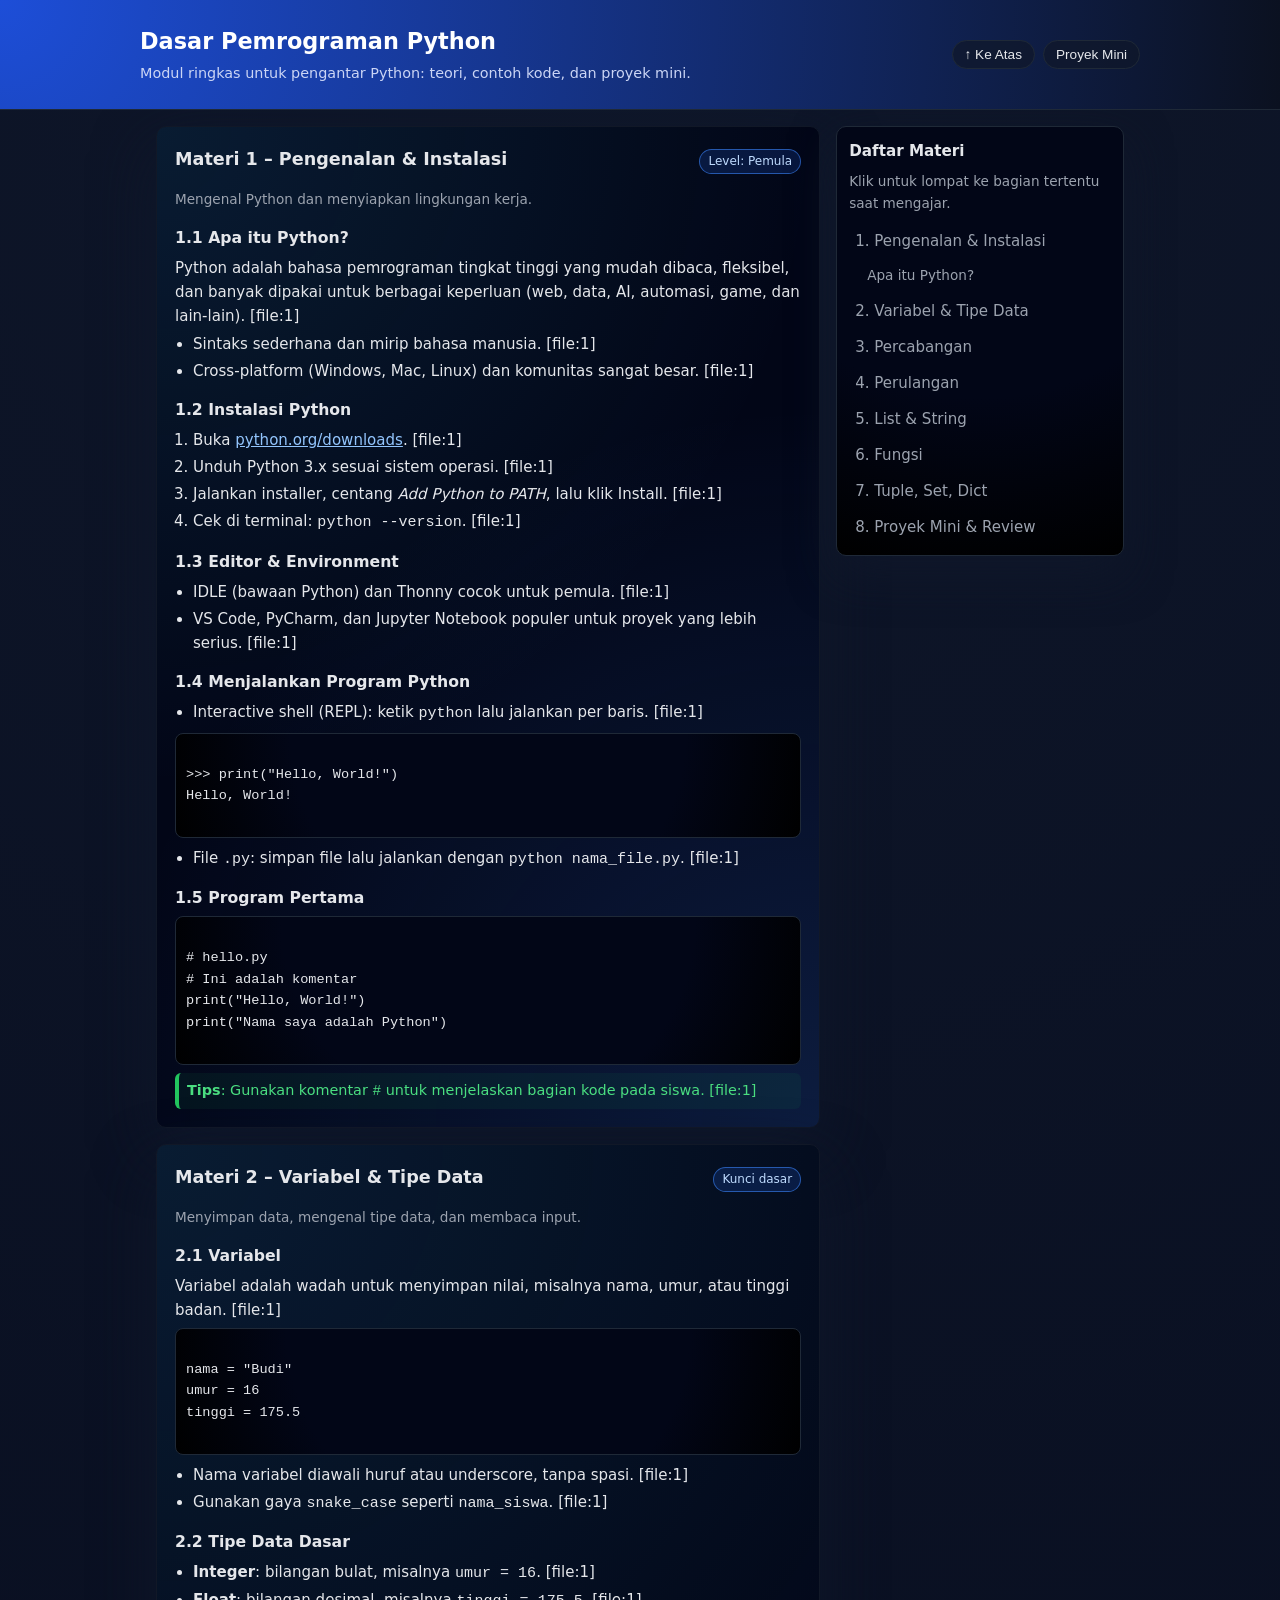
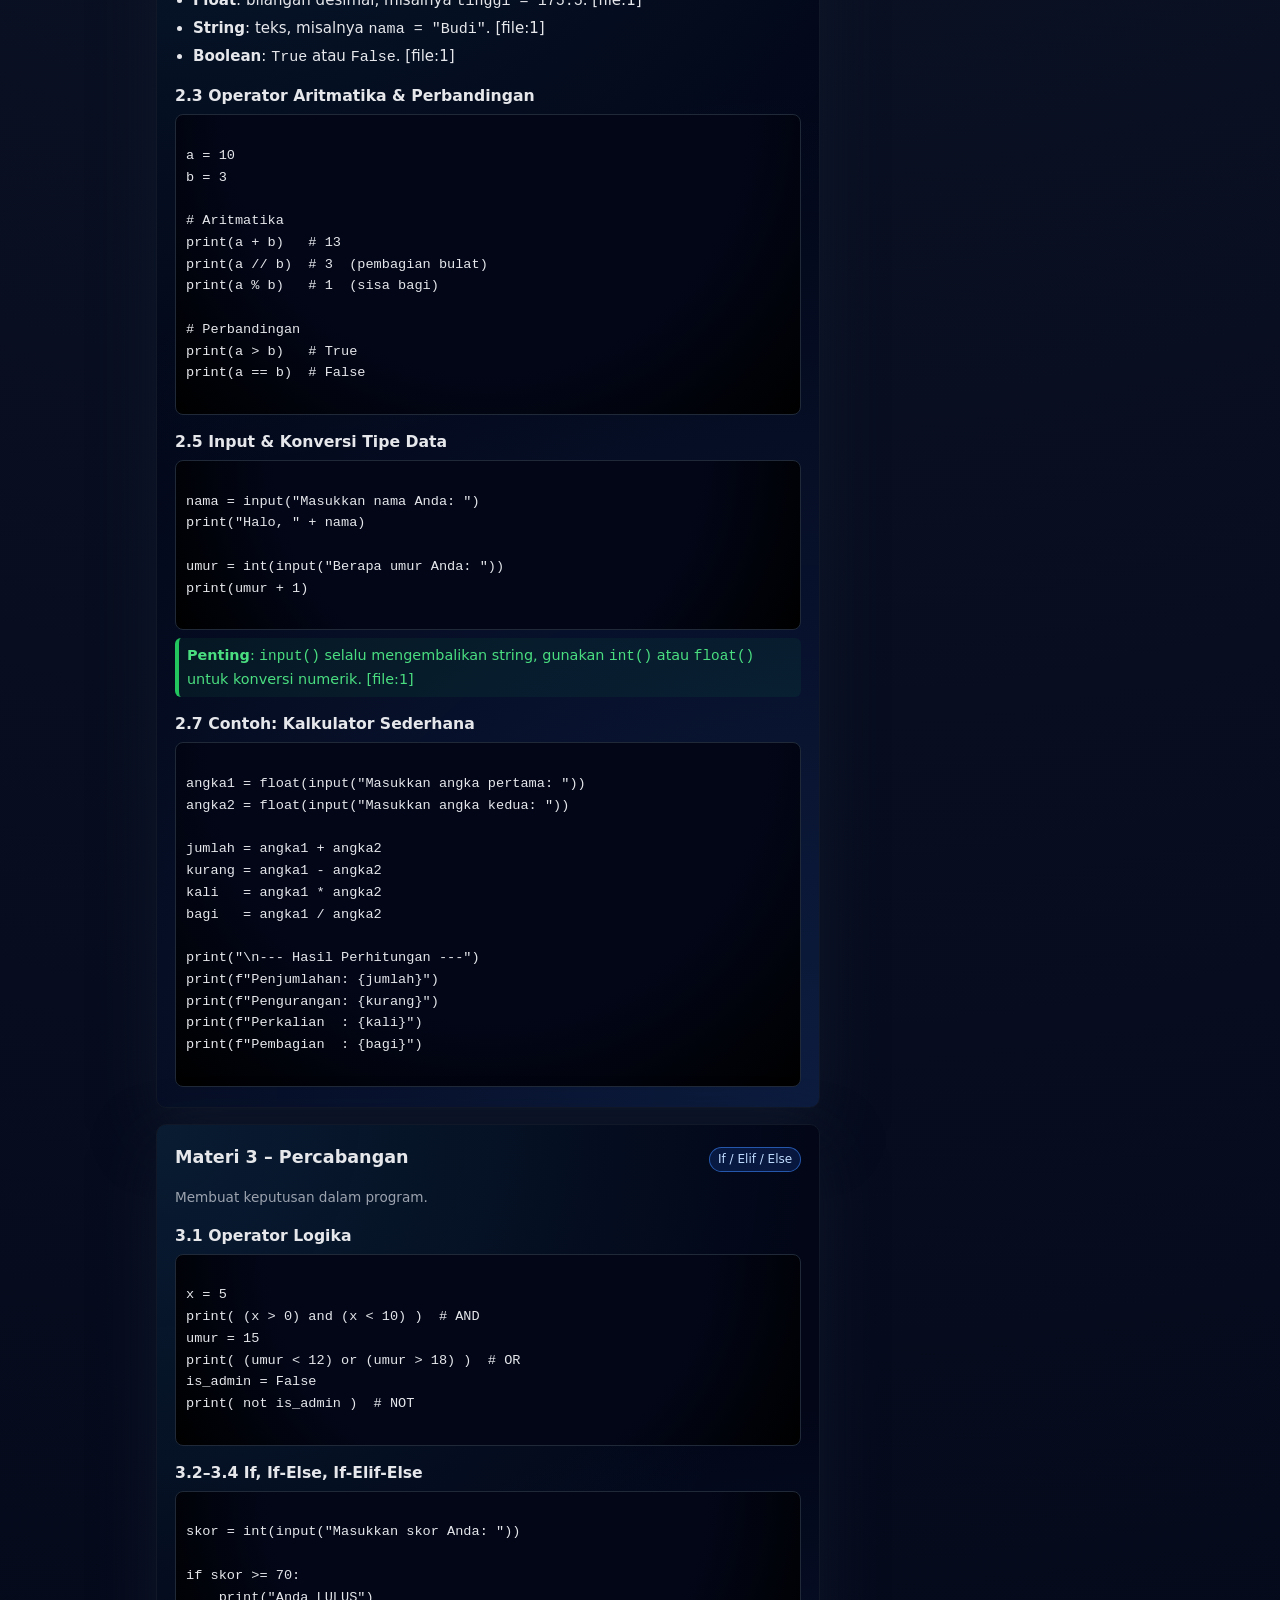
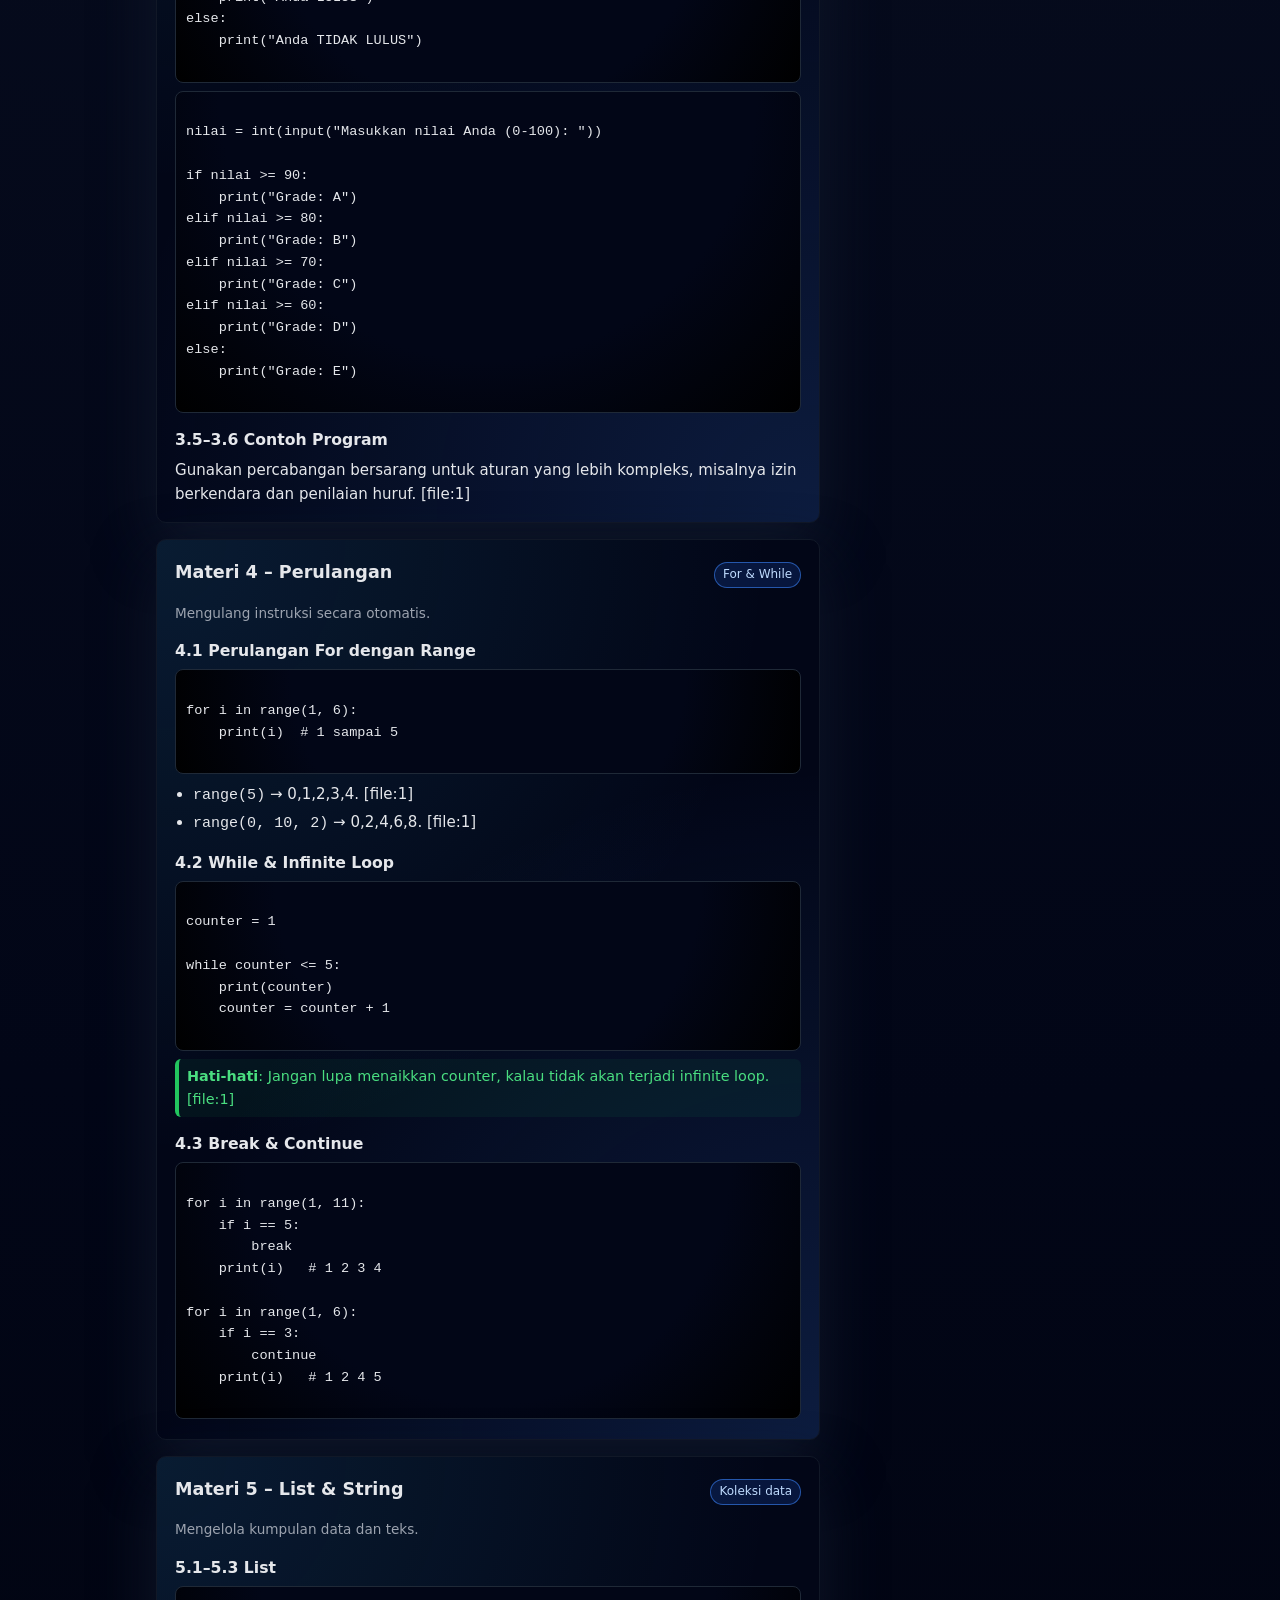
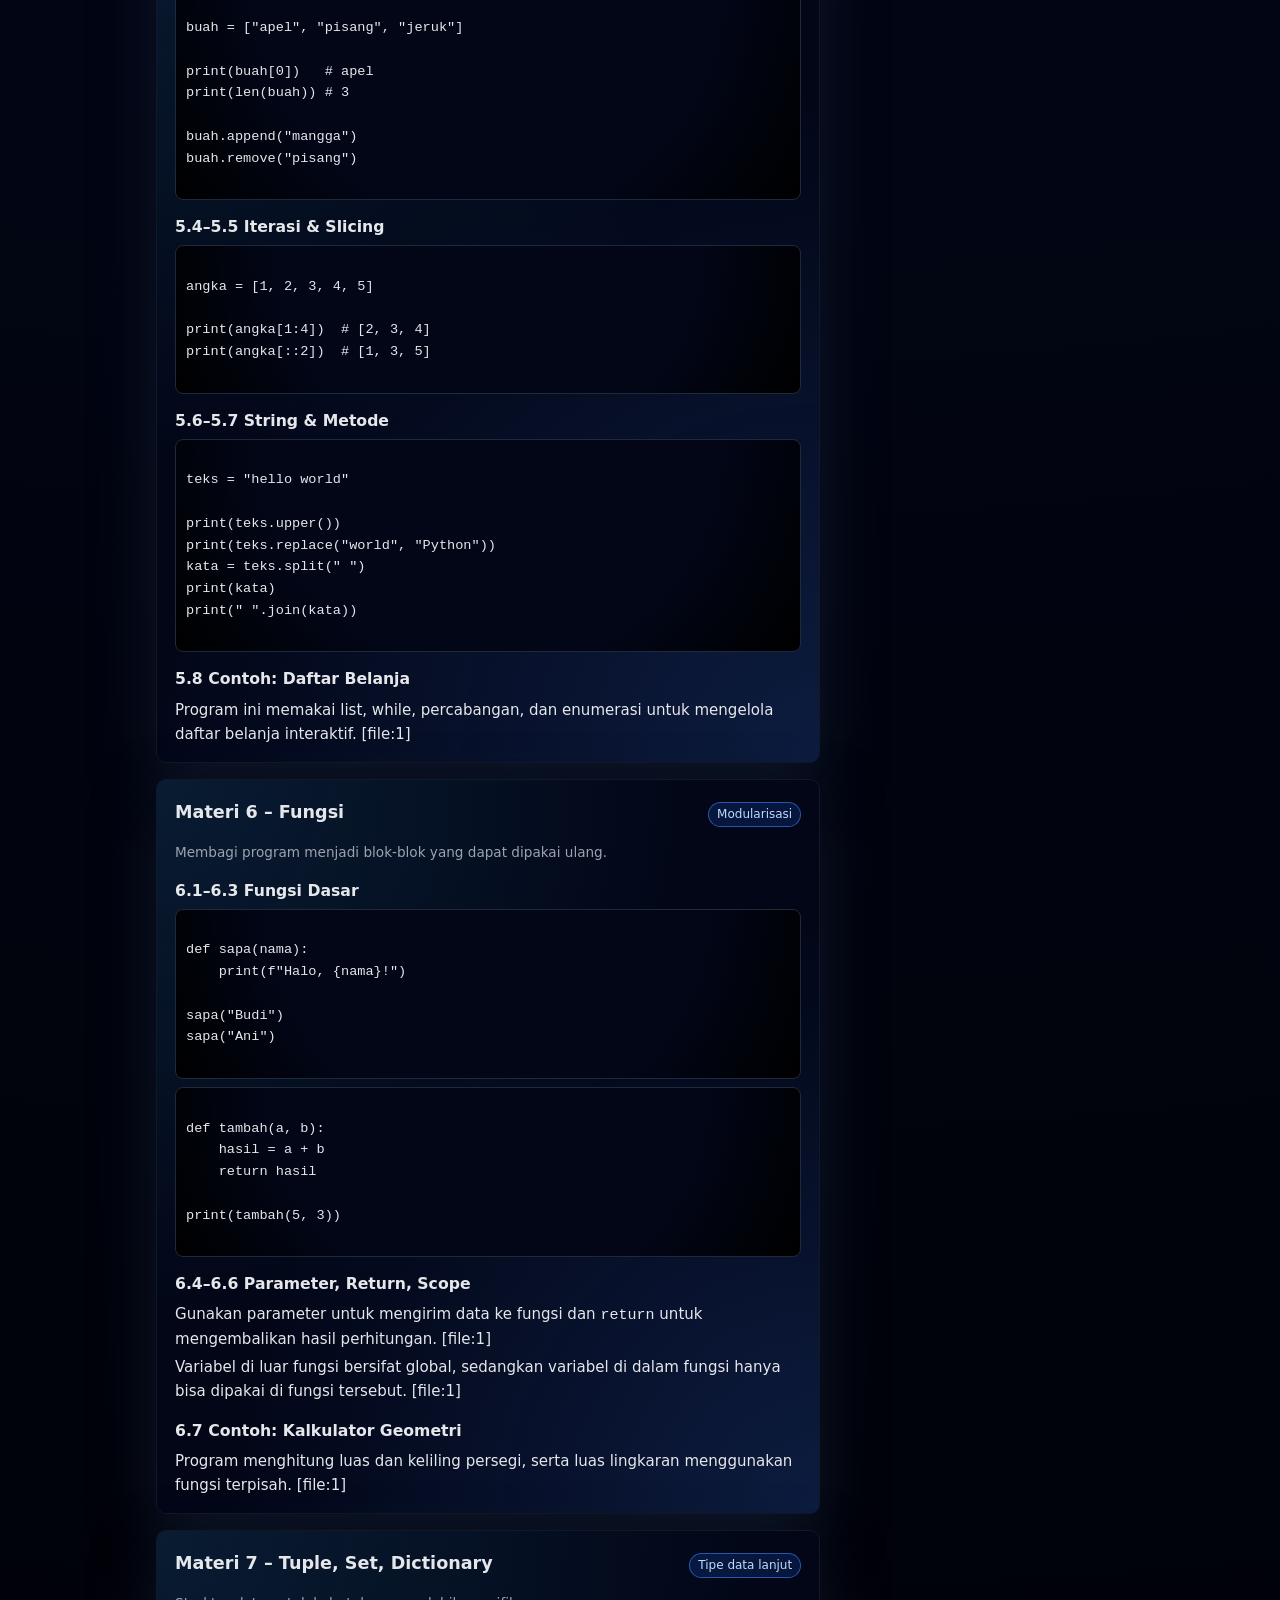
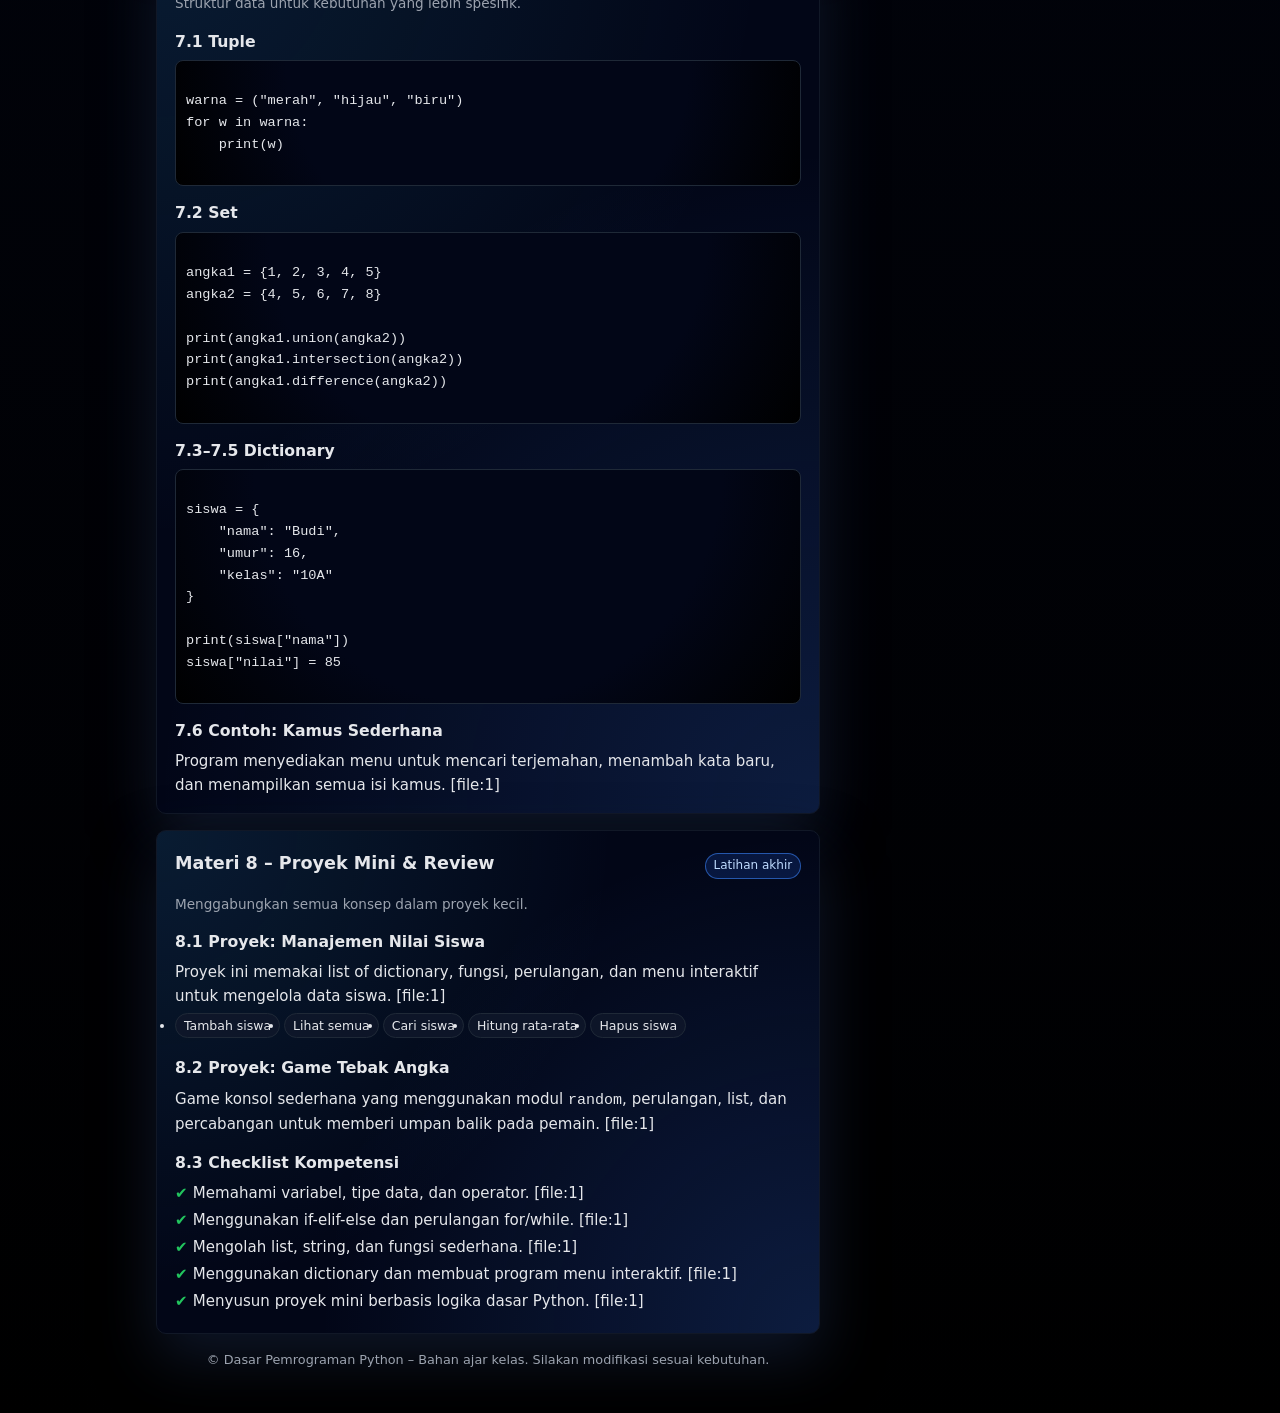
<file: materi_darktheme.html>
<!DOCTYPE html>
<html lang="id">
<head>
  <meta charset="UTF-8">
  <title>Dasar Pemrograman Python</title>
  <meta name="viewport" content="width=device-width, initial-scale=1">
  <style>
  :root {
    --primary: #60a5fa;
    --primary-light: #1d4ed8;
    --bg: #020617;
    --bg-elevated: #020617;
    --card-bg: #020617;
    --text-main: #e5e7eb;
    --text-muted: #9ca3af;
    --accent: #22c55e;
    --border: #1f2937;
    --code-bg: #020617;
    --code-text: #e5e7eb;
    --radius: 10px;
  }

  * {
    box-sizing: border-box;
  }

  body {
    margin: 0;
    font-family: system-ui, -apple-system, BlinkMacSystemFont, "Segoe UI", sans-serif;
    background: radial-gradient(circle at top, #0f172a 0, #020617 55%, #000 100%);
    color: var(--text-main);
    line-height: 1.6;
  }

  header {
    background: radial-gradient(circle at top left, #1d4ed8, #0b1120);
    color: white;
    padding: 24px 16px;
    position: sticky;
    top: 0;
    z-index: 50;
    border-bottom: 1px solid #1f2937;
    backdrop-filter: blur(18px);
  }

  header .container {
    max-width: 1000px;
    margin: 0 auto;
    display: flex;
    flex-wrap: wrap;
    align-items: center;
    justify-content: space-between;
    gap: 12px;
  }

  header h1 {
    margin: 0;
    font-size: 1.4rem;
  }

  header p {
    margin: 2px 0 0;
    font-size: 0.9rem;
    color: #cbd5f5;
  }

  .nav-buttons {
    display: flex;
    gap: 8px;
    flex-wrap: wrap;
  }

  .nav-buttons button {
    border: 1px solid #1f2937;
    border-radius: 999px;
    padding: 6px 12px;
    font-size: 0.85rem;
    cursor: pointer;
    background: rgba(15, 23, 42, 0.75);
    color: #e5e7eb;
    display: flex;
    align-items: center;
    gap: 6px;
  }

  .nav-buttons button:hover {
    background: rgba(37, 99, 235, 0.8);
    border-color: #3b82f6;
  }

  main {
    max-width: 1000px;
    margin: 16px auto 40px;
    padding: 0 16px 16px;
    display: grid;
    grid-template-columns: minmax(0, 3fr) minmax(220px, 1.3fr);
    gap: 16px;
  }

  @media (max-width: 800px) {
    main {
      grid-template-columns: minmax(0, 1fr);
    }
    header {
      position: static;
    }
  }

  /* Sidebar */
  .sidebar {
    position: sticky;
    top: 96px;
    align-self: flex-start;
    background: radial-gradient(circle at top, #020617, #020617 60%, #000 100%);
    border-radius: var(--radius);
    padding: 12px 12px 8px;
    box-shadow: 0 18px 45px rgba(15, 23, 42, 0.9);
    border: 1px solid #1f2937;
    max-height: calc(100vh - 120px);
    overflow-y: auto;
    font-size: 0.9rem;
  }

  .sidebar h2 {
    font-size: 0.95rem;
    margin: 0 0 8px;
    color: #e5e7eb;
  }

  .sidebar p {
    margin: 0 0 10px;
    color: var(--text-muted);
    font-size: 0.85rem;
  }

  .toc {
    list-style: none;
    padding: 0;
    margin: 0;
  }

  .toc li {
    margin-bottom: 4px;
  }

  .toc a {
    display: block;
    padding: 4px 6px;
    border-radius: 6px;
    color: var(--text-muted);
    text-decoration: none;
  }

  .toc a:hover {
    background: rgba(37, 99, 235, 0.15);
    color: var(--primary);
  }

  .toc .toc-child {
    padding-left: 12px;
    font-size: 0.85rem;
  }

  /* Konten utama */
  .card {
    background:
      radial-gradient(circle at top left, rgba(56, 189, 248, 0.12), transparent 55%),
      radial-gradient(circle at bottom right, rgba(59, 130, 246, 0.18), transparent 60%),
      var(--card-bg);
    border-radius: var(--radius);
    padding: 18px 18px 12px;
    margin-bottom: 16px;
    box-shadow: 0 24px 60px rgba(15, 23, 42, 0.95);
    border: 1px solid #111827;
  }

  .card-header {
    display: flex;
    justify-content: space-between;
    align-items: baseline;
    gap: 8px;
    margin-bottom: 8px;
  }

  .badge {
    display: inline-flex;
    align-items: center;
    gap: 4px;
    font-size: 0.75rem;
    padding: 2px 8px;
    border-radius: 999px;
    background: rgba(37, 99, 235, 0.18);
    color: #bfdbfe;
    border: 1px solid rgba(59, 130, 246, 0.6);
  }

  h2 {
    margin: 0 0 8px;
    font-size: 1.1rem;
    color: #e5e7eb;
  }

  h3 {
    margin: 14px 0 6px;
    font-size: 0.98rem;
    color: #e5e7eb;
  }

  p {
    margin: 4px 0;
    font-size: 0.94rem;
    color: var(--text-main);
  }

  ul, ol {
    margin: 4px 0 8px 18px;
    padding: 0;
    font-size: 0.94rem;
    color: var(--text-main);
  }

  li {
    margin-bottom: 3px;
  }

  .note {
    border-left: 4px solid var(--accent);
    background: rgba(22, 163, 74, 0.08);
    padding: 6px 8px;
    border-radius: 6px;
    font-size: 0.9rem;
    color: #4ade80;
    margin: 6px 0;
  }

  .code {
    background: radial-gradient(circle at top, #020617, #020617 60%, #000 100%);
    color: var(--code-text);
    padding: 8px 10px;
    border-radius: 8px;
    font-family: "JetBrains Mono", ui-monospace, SFMono-Regular, Menlo, Monaco, Consolas, "Liberation Mono", "Courier New", monospace;
    font-size: 0.85rem;
    overflow-x: auto;
    margin: 6px 0 8px;
    white-space: pre;
    border: 1px solid #1f2937;
  }

  .tagline {
    font-size: 0.85rem;
    color: var(--text-muted);
    margin-bottom: 4px;
  }

  .pill-group {
    display: flex;
    flex-wrap: wrap;
    gap: 4px;
    margin: 4px 0 6px;
    font-size: 0.78rem;
  }

  .pill {
    padding: 2px 8px;
    border-radius: 999px;
    border: 1px solid #1f2937;
    background: rgba(15, 23, 42, 0.9);
    color: #e5e7eb;
  }

  .checklist {
    list-style: none;
    margin-left: 0;
  }

  .checklist li::before {
    content: "✔ ";
    color: var(--accent);
    font-weight: bold;
  }

  .footer {
    text-align: center;
    font-size: 0.8rem;
    color: var(--text-muted);
    margin-top: 10px;
  }

  a {
    color: #93c5fd;
  }

  a:hover {
    color: #bfdbfe;
  }
</style>

</head>
<body>

<header>
  <div class="container">
    <div>
      <h1>Dasar Pemrograman Python</h1>
      <p>Modul ringkas untuk pengantar Python: teori, contoh kode, dan proyek mini.</p>
    </div>
    <div class="nav-buttons">
      <button onclick="window.scrollTo({top:0, behavior:'smooth'})">↑ Ke Atas</button>
      <button onclick="document.getElementById('materi-8').scrollIntoView({behavior:'smooth'})">
        Proyek Mini
      </button>
    </div>
  </div>
</header>

<main>
  <!-- Konten utama -->
  <section id="content">
    <!-- Materi 1 -->
    <article class="card" id="materi-1">
      <div class="card-header">
        <h2>Materi 1 – Pengenalan & Instalasi</h2>
        <span class="badge">Level: Pemula</span>
      </div>

      <p class="tagline">Mengenal Python dan menyiapkan lingkungan kerja.</p>

      <h3>1.1 Apa itu Python?</h3>
      <p>Python adalah bahasa pemrograman tingkat tinggi yang mudah dibaca, fleksibel, dan banyak dipakai untuk berbagai keperluan (web, data, AI, automasi, game, dan lain-lain). [file:1]</p>
      <ul>
        <li>Sintaks sederhana dan mirip bahasa manusia. [file:1]</li>
        <li>Cross-platform (Windows, Mac, Linux) dan komunitas sangat besar. [file:1]</li>
      </ul>

      <h3>1.2 Instalasi Python</h3>
      <ol>
        <li>Buka <a href="https://www.python.org/downloads/" target="_blank">python.org/downloads</a>. [file:1]</li>
        <li>Unduh Python 3.x sesuai sistem operasi. [file:1]</li>
        <li>Jalankan installer, centang <em>Add Python to PATH</em>, lalu klik Install. [file:1]</li>
        <li>Cek di terminal: <code>python --version</code>. [file:1]</li>
      </ol>

      <h3>1.3 Editor & Environment</h3>
      <ul>
        <li>IDLE (bawaan Python) dan Thonny cocok untuk pemula. [file:1]</li>
        <li>VS Code, PyCharm, dan Jupyter Notebook populer untuk proyek yang lebih serius. [file:1]</li>
      </ul>

      <h3>1.4 Menjalankan Program Python</h3>
      <ul>
        <li>Interactive shell (REPL): ketik <code>python</code> lalu jalankan per baris. [file:1]</li>
      </ul>
      <div class="code">
&gt;&gt;&gt; print("Hello, World!")
Hello, World!
      </div>
      <ul>
        <li>File <code>.py</code>: simpan file lalu jalankan dengan <code>python nama_file.py</code>. [file:1]</li>
      </ul>

      <h3>1.5 Program Pertama</h3>
      <div class="code">
# hello.py
# Ini adalah komentar
print("Hello, World!")
print("Nama saya adalah Python")
      </div>
      <p class="note"><strong>Tips</strong>: Gunakan komentar <code>#</code> untuk menjelaskan bagian kode pada siswa. [file:1]</p>
    </article>

    <!-- Materi 2 -->
    <article class="card" id="materi-2">
      <div class="card-header">
        <h2>Materi 2 – Variabel & Tipe Data</h2>
        <span class="badge">Kunci dasar</span>
      </div>

      <p class="tagline">Menyimpan data, mengenal tipe data, dan membaca input.</p>

      <h3>2.1 Variabel</h3>
      <p>Variabel adalah wadah untuk menyimpan nilai, misalnya nama, umur, atau tinggi badan. [file:1]</p>
      <div class="code">
nama = "Budi"
umur = 16
tinggi = 175.5
      </div>
      <ul>
        <li>Nama variabel diawali huruf atau underscore, tanpa spasi. [file:1]</li>
        <li>Gunakan gaya <code>snake_case</code> seperti <code>nama_siswa</code>. [file:1]</li>
      </ul>

      <h3>2.2 Tipe Data Dasar</h3>
      <ul>
        <li><strong>Integer</strong>: bilangan bulat, misalnya <code>umur = 16</code>. [file:1]</li>
        <li><strong>Float</strong>: bilangan desimal, misalnya <code>tinggi = 175.5</code>. [file:1]</li>
        <li><strong>String</strong>: teks, misalnya <code>nama = "Budi"</code>. [file:1]</li>
        <li><strong>Boolean</strong>: <code>True</code> atau <code>False</code>. [file:1]</li>
      </ul>

      <h3>2.3 Operator Aritmatika & Perbandingan</h3>
      <div class="code">
a = 10
b = 3

# Aritmatika
print(a + b)   # 13
print(a // b)  # 3  (pembagian bulat)
print(a % b)   # 1  (sisa bagi)

# Perbandingan
print(a > b)   # True
print(a == b)  # False
      </div>

      <h3>2.5 Input & Konversi Tipe Data</h3>
      <div class="code">
nama = input("Masukkan nama Anda: ")
print("Halo, " + nama)

umur = int(input("Berapa umur Anda: "))
print(umur + 1)
      </div>
      <p class="note"><strong>Penting</strong>: <code>input()</code> selalu mengembalikan string, gunakan <code>int()</code> atau <code>float()</code> untuk konversi numerik. [file:1]</p>

      <h3>2.7 Contoh: Kalkulator Sederhana</h3>
      <div class="code">
angka1 = float(input("Masukkan angka pertama: "))
angka2 = float(input("Masukkan angka kedua: "))

jumlah = angka1 + angka2
kurang = angka1 - angka2
kali   = angka1 * angka2
bagi   = angka1 / angka2

print("\n--- Hasil Perhitungan ---")
print(f"Penjumlahan: {jumlah}")
print(f"Pengurangan: {kurang}")
print(f"Perkalian  : {kali}")
print(f"Pembagian  : {bagi}")
      </div>
    </article>

    <!-- Materi 3 -->
    <article class="card" id="materi-3">
      <div class="card-header">
        <h2>Materi 3 – Percabangan</h2>
        <span class="badge">If / Elif / Else</span>
      </div>

      <p class="tagline">Membuat keputusan dalam program.</p>

      <h3>3.1 Operator Logika</h3>
      <div class="code">
x = 5
print( (x > 0) and (x < 10) )  # AND
umur = 15
print( (umur < 12) or (umur > 18) )  # OR
is_admin = False
print( not is_admin )  # NOT
      </div>

      <h3>3.2–3.4 If, If-Else, If-Elif-Else</h3>
      <div class="code">
skor = int(input("Masukkan skor Anda: "))

if skor >= 70:
    print("Anda LULUS")
else:
    print("Anda TIDAK LULUS")
      </div>

      <div class="code">
nilai = int(input("Masukkan nilai Anda (0-100): "))

if nilai >= 90:
    print("Grade: A")
elif nilai >= 80:
    print("Grade: B")
elif nilai >= 70:
    print("Grade: C")
elif nilai >= 60:
    print("Grade: D")
else:
    print("Grade: E")
      </div>

      <h3>3.5–3.6 Contoh Program</h3>
      <p>Gunakan percabangan bersarang untuk aturan yang lebih kompleks, misalnya izin berkendara dan penilaian huruf. [file:1]</p>
    </article>

    <!-- Materi 4 -->
    <article class="card" id="materi-4">
      <div class="card-header">
        <h2>Materi 4 – Perulangan</h2>
        <span class="badge">For &amp; While</span>
      </div>

      <p class="tagline">Mengulang instruksi secara otomatis.</p>

      <h3>4.1 Perulangan For dengan Range</h3>
      <div class="code">
for i in range(1, 6):
    print(i)  # 1 sampai 5
      </div>
      <ul>
        <li><code>range(5)</code> → 0,1,2,3,4. [file:1]</li>
        <li><code>range(0, 10, 2)</code> → 0,2,4,6,8. [file:1]</li>
      </ul>

      <h3>4.2 While & Infinite Loop</h3>
      <div class="code">
counter = 1

while counter <= 5:
    print(counter)
    counter = counter + 1
      </div>
      <p class="note"><strong>Hati-hati</strong>: Jangan lupa menaikkan counter, kalau tidak akan terjadi infinite loop. [file:1]</p>

      <h3>4.3 Break & Continue</h3>
      <div class="code">
for i in range(1, 11):
    if i == 5:
        break
    print(i)   # 1 2 3 4

for i in range(1, 6):
    if i == 3:
        continue
    print(i)   # 1 2 4 5
      </div>
    </article>

    <!-- Materi 5 -->
    <article class="card" id="materi-5">
      <div class="card-header">
        <h2>Materi 5 – List & String</h2>
        <span class="badge">Koleksi data</span>
      </div>

      <p class="tagline">Mengelola kumpulan data dan teks.</p>

      <h3>5.1–5.3 List</h3>
      <div class="code">
buah = ["apel", "pisang", "jeruk"]

print(buah[0])   # apel
print(len(buah)) # 3

buah.append("mangga")
buah.remove("pisang")
      </div>

      <h3>5.4–5.5 Iterasi & Slicing</h3>
      <div class="code">
angka = [1, 2, 3, 4, 5]

print(angka[1:4])  # [2, 3, 4]
print(angka[::2])  # [1, 3, 5]
      </div>

      <h3>5.6–5.7 String & Metode</h3>
      <div class="code">
teks = "hello world"

print(teks.upper())
print(teks.replace("world", "Python"))
kata = teks.split(" ")
print(kata)
print(" ".join(kata))
      </div>

      <h3>5.8 Contoh: Daftar Belanja</h3>
      <p>Program ini memakai list, while, percabangan, dan enumerasi untuk mengelola daftar belanja interaktif. [file:1]</p>
    </article>

    <!-- Materi 6 -->
    <article class="card" id="materi-6">
      <div class="card-header">
        <h2>Materi 6 – Fungsi</h2>
        <span class="badge">Modularisasi</span>
      </div>

      <p class="tagline">Membagi program menjadi blok-blok yang dapat dipakai ulang.</p>

      <h3>6.1–6.3 Fungsi Dasar</h3>
      <div class="code">
def sapa(nama):
    print(f"Halo, {nama}!")

sapa("Budi")
sapa("Ani")
      </div>

      <div class="code">
def tambah(a, b):
    hasil = a + b
    return hasil

print(tambah(5, 3))
      </div>

      <h3>6.4–6.6 Parameter, Return, Scope</h3>
      <p>Gunakan parameter untuk mengirim data ke fungsi dan <code>return</code> untuk mengembalikan hasil perhitungan. [file:1]</p>
      <p>Variabel di luar fungsi bersifat global, sedangkan variabel di dalam fungsi hanya bisa dipakai di fungsi tersebut. [file:1]</p>

      <h3>6.7 Contoh: Kalkulator Geometri</h3>
      <p>Program menghitung luas dan keliling persegi, serta luas lingkaran menggunakan fungsi terpisah. [file:1]</p>
    </article>

    <!-- Materi 7 -->
    <article class="card" id="materi-7">
      <div class="card-header">
        <h2>Materi 7 – Tuple, Set, Dictionary</h2>
        <span class="badge">Tipe data lanjut</span>
      </div>

      <p class="tagline">Struktur data untuk kebutuhan yang lebih spesifik.</p>

      <h3>7.1 Tuple</h3>
      <div class="code">
warna = ("merah", "hijau", "biru")
for w in warna:
    print(w)
      </div>

      <h3>7.2 Set</h3>
      <div class="code">
angka1 = {1, 2, 3, 4, 5}
angka2 = {4, 5, 6, 7, 8}

print(angka1.union(angka2))
print(angka1.intersection(angka2))
print(angka1.difference(angka2))
      </div>

      <h3>7.3–7.5 Dictionary</h3>
      <div class="code">
siswa = {
    "nama": "Budi",
    "umur": 16,
    "kelas": "10A"
}

print(siswa["nama"])
siswa["nilai"] = 85
      </div>

      <h3>7.6 Contoh: Kamus Sederhana</h3>
      <p>Program menyediakan menu untuk mencari terjemahan, menambah kata baru, dan menampilkan semua isi kamus. [file:1]</p>
    </article>

    <!-- Materi 8 -->
    <article class="card" id="materi-8">
      <div class="card-header">
        <h2>Materi 8 – Proyek Mini & Review</h2>
        <span class="badge">Latihan akhir</span>
      </div>

      <p class="tagline">Menggabungkan semua konsep dalam proyek kecil.</p>

      <h3>8.1 Proyek: Manajemen Nilai Siswa</h3>
      <p>Proyek ini memakai list of dictionary, fungsi, perulangan, dan menu interaktif untuk mengelola data siswa. [file:1]</p>
      <ul class="pill-group">
        <li class="pill">Tambah siswa</li>
        <li class="pill">Lihat semua</li>
        <li class="pill">Cari siswa</li>
        <li class="pill">Hitung rata-rata</li>
        <li class="pill">Hapus siswa</li>
      </ul>

      <h3>8.2 Proyek: Game Tebak Angka</h3>
      <p>Game konsol sederhana yang menggunakan modul <code>random</code>, perulangan, list, dan percabangan untuk memberi umpan balik pada pemain. [file:1]</p>

      <h3>8.3 Checklist Kompetensi</h3>
      <ul class="checklist">
        <li>Memahami variabel, tipe data, dan operator. [file:1]</li>
        <li>Menggunakan if-elif-else dan perulangan for/while. [file:1]</li>
        <li>Mengolah list, string, dan fungsi sederhana. [file:1]</li>
        <li>Menggunakan dictionary dan membuat program menu interaktif. [file:1]</li>
        <li>Menyusun proyek mini berbasis logika dasar Python. [file:1]</li>
      </ul>
    </article>

    <div class="footer">
      &copy; Dasar Pemrograman Python – Bahan ajar kelas. Silakan modifikasi sesuai kebutuhan.
    </div>
  </section>

  <!-- Sidebar -->
  <aside class="sidebar">
    <h2>Daftar Materi</h2>
    <p>Klik untuk lompat ke bagian tertentu saat mengajar.</p>
    <ul class="toc">
      <li><a href="#materi-1">1. Pengenalan & Instalasi</a></li>
      <li class="toc-child"><a href="#materi-1">Apa itu Python?</a></li>
      <li><a href="#materi-2">2. Variabel & Tipe Data</a></li>
      <li><a href="#materi-3">3. Percabangan</a></li>
      <li><a href="#materi-4">4. Perulangan</a></li>
      <li><a href="#materi-5">5. List & String</a></li>
      <li><a href="#materi-6">6. Fungsi</a></li>
      <li><a href="#materi-7">7. Tuple, Set, Dict</a></li>
      <li><a href="#materi-8">8. Proyek Mini & Review</a></li>
    </ul>
  </aside>
</main>

</body>
</html>
</file>
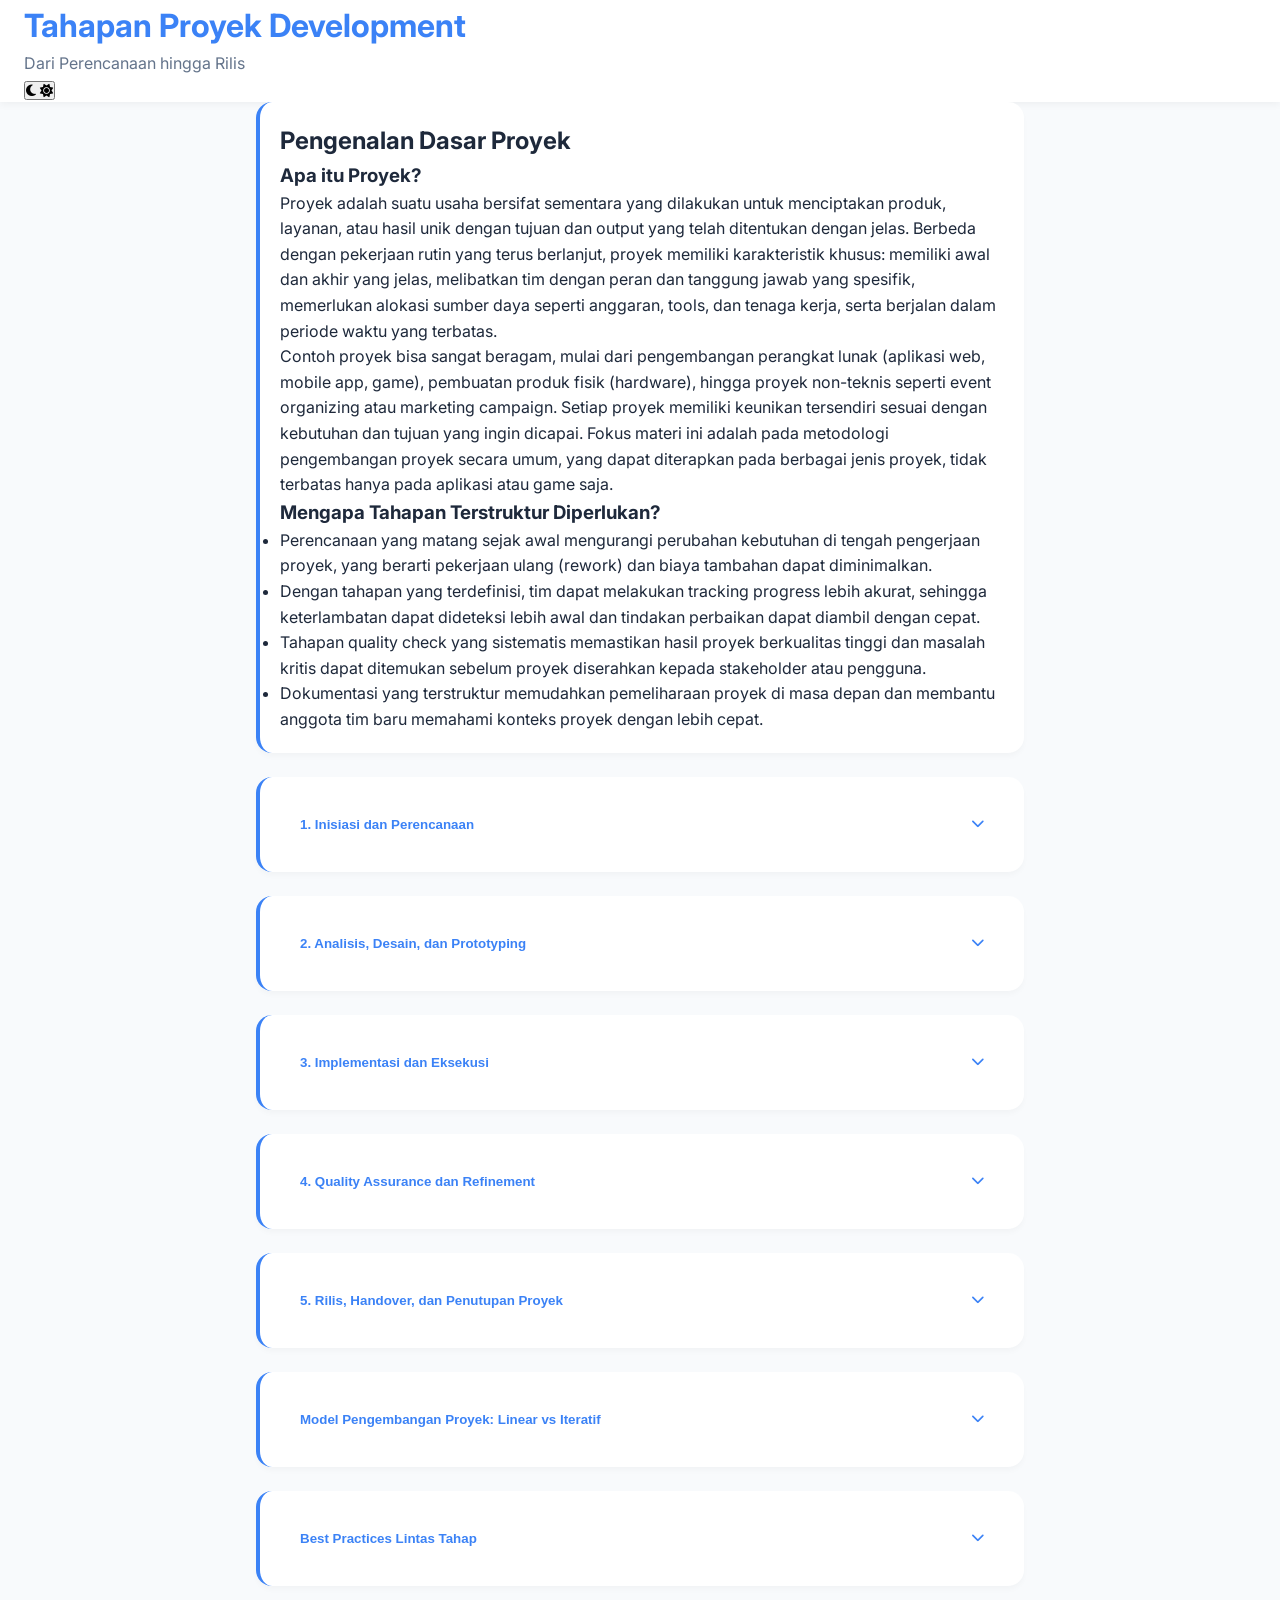
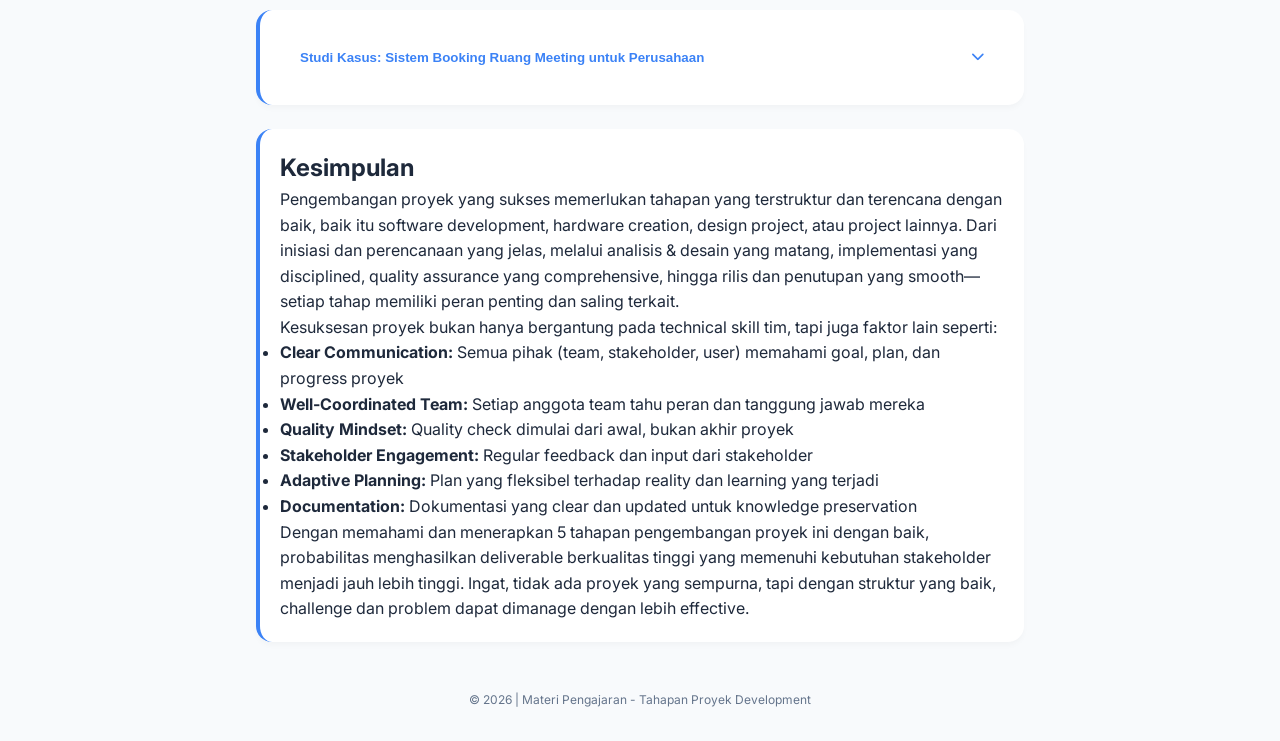
<file: Qwen3.html>
<!DOCTYPE html>
<html lang="id" class="light">
<head>
  <meta charset="UTF-8" />
  <meta name="viewport" content="width=device-width, initial-scale=1.0" />
  <title>Tahapan Proyek Development</title>
  <link rel="stylesheet" href="https://cdnjs.cloudflare.com/ajax/libs/font-awesome/6.5.0/css/all.min.css" />
  <link rel="stylesheet" href="style2.css" />
  <script src="script.js" defer></script>
</head>
<body class="transition-colors duration-300">
  <!-- Header -->
  <header class="sticky top-0 z-50 bg-white dark:bg-gray-900 shadow-md py-4 px-4">
    <div class="max-w-3xl mx-auto flex justify-between items-center">
      <div>
        <h1 class="text-xl font-bold text-blue-600 dark:text-blue-400">Tahapan Proyek Development</h1>
        <p class="text-xs text-gray-600 dark:text-gray-400 mt-1">Dari Perencanaan hingga Rilis</p>
      </div>
      <button id="theme-toggle" class="p-2 rounded-full bg-gray-200 dark:bg-gray-700 text-gray-800 dark:text-gray-200 hover:bg-gray-300 dark:hover:bg-gray-600 transition">
        <i class="fas fa-moon hidden dark:inline"></i>
        <i class="fas fa-sun dark:hidden"></i>
      </button>
    </div>
  </header>

  <!-- Main Content -->
  <main class="max-w-3xl mx-auto px-4 py-6 space-y-6">
    <!-- Intro Section -->
    <section id="intro" class="bg-white dark:bg-gray-800 p-5 rounded-xl border-l-4 border-blue-500 shadow-sm">
      <h2 class="font-bold text-lg text-blue-700 dark:text-blue-400 mb-3">Pengenalan Dasar Proyek</h2>
      
      <h3 class="font-semibold mt-4 mb-2">Apa itu Proyek?</h3>
      <p class="text-sm leading-relaxed text-gray-800 dark:text-gray-200">
        Proyek adalah suatu usaha bersifat sementara yang dilakukan untuk menciptakan produk, layanan, atau hasil unik dengan tujuan dan output yang telah ditentukan dengan jelas. Berbeda dengan pekerjaan rutin yang terus berlanjut, proyek memiliki karakteristik khusus: memiliki awal dan akhir yang jelas, melibatkan tim dengan peran dan tanggung jawab yang spesifik, memerlukan alokasi sumber daya seperti anggaran, tools, dan tenaga kerja, serta berjalan dalam periode waktu yang terbatas.
      </p>
      <p class="text-sm mt-2 text-gray-800 dark:text-gray-200">
        Contoh proyek bisa sangat beragam, mulai dari pengembangan perangkat lunak (aplikasi web, mobile app, game), pembuatan produk fisik (hardware), hingga proyek non-teknis seperti event organizing atau marketing campaign. Setiap proyek memiliki keunikan tersendiri sesuai dengan kebutuhan dan tujuan yang ingin dicapai. Fokus materi ini adalah pada metodologi pengembangan proyek secara umum, yang dapat diterapkan pada berbagai jenis proyek, tidak terbatas hanya pada aplikasi atau game saja.
      </p>

      <h3 class="font-semibold mt-4 mb-2">Mengapa Tahapan Terstruktur Diperlukan?</h3>
      <ul class="list-disc pl-5 mt-2 text-sm text-gray-800 dark:text-gray-200 space-y-1">
        <li>Perencanaan yang matang sejak awal mengurangi perubahan kebutuhan di tengah pengerjaan proyek, yang berarti pekerjaan ulang (rework) dan biaya tambahan dapat diminimalkan.</li>
        <li>Dengan tahapan yang terdefinisi, tim dapat melakukan tracking progress lebih akurat, sehingga keterlambatan dapat dideteksi lebih awal dan tindakan perbaikan dapat diambil dengan cepat.</li>
        <li>Tahapan quality check yang sistematis memastikan hasil proyek berkualitas tinggi dan masalah kritis dapat ditemukan sebelum proyek diserahkan kepada stakeholder atau pengguna.</li>
        <li>Dokumentasi yang terstruktur memudahkan pemeliharaan proyek di masa depan dan membantu anggota tim baru memahami konteks proyek dengan lebih cepat.</li>
      </ul>
    </section>

    <!-- Tahap 1 -->
    <div class="accordion-item bg-white dark:bg-gray-800 rounded-xl overflow-hidden shadow-sm border-l-4 border-blue-500">
      <button class="accordion-header w-full flex justify-between items-center p-5 text-left font-semibold text-blue-600 dark:text-blue-400 hover:bg-gray-50 dark:hover:bg-gray-700 transition">
        <span>1. Inisiasi dan Perencanaan</span>
        <i class="fas fa-chevron-down transition-transform duration-300"></i>
      </button>
      <div class="accordion-content max-h-0 overflow-hidden transition-all duration-500 ease-in-out bg-gray-50 dark:bg-gray-700 text-sm text-gray-800 dark:text-gray-200">
        <div class="p-5">
          <p class="mb-3">
            Tahap inisiasi adalah fondasi dari seluruh proyek. Pada tahap ini, tim dan stakeholder perlu menyepakati apa yang akan dikerjakan, mengapa proyek ini penting, siapa yang akan memanfaatkan hasil proyek, dan berapa waktu serta sumber daya yang tersedia.
          </p>
          <p class="mb-4">
            Tanpa perencanaan yang matang pada tahap ini, proyek akan berjalan tanpa arah yang jelas dan mudah mengalami scope creep (penambahan pekerjaan di luar rencana awal). Scope creep adalah musuh utama proyek karena dapat menyebabkan timeline meleset, budget membengkak, dan tim menjadi stress.
          </p>

          <h4 class="font-semibold mt-4 mb-2">Identifikasi Tujuan dan Scope Proyek</h4>
          <p>
            Langkah pertama adalah mendefinisikan dengan jelas apa tujuan dari proyek yang akan dikerjakan. Tujuan harus SMART: Specific (jelas dan spesifik, bukan vague), Measurable (terukur, sehingga bisa diketahui kapan proyek berhasil), Achievable (realistis dan dapat dicapai dengan sumber daya yang ada), Relevant (relevan dengan kebutuhan stakeholder), dan Time-bound (memiliki deadline yang jelas).
          </p>
          <p class="mt-2">
            Contoh tujuan yang baik: "Mengembangkan aplikasi web untuk manajemen inventori yang dapat menangani 1000 produk dan dapat diakses dari web dan mobile, selesai dalam 3 bulan dengan budget 50 juta rupiah" atau "Membuat sistem booking ruang meeting yang user-friendly dengan notifikasi real-time, dirilis bulan depan".
          </p>
          <p class="mt-2">
            Selain itu, scope proyek perlu didefinisikan dengan jelas—apa deliverable utama yang harus dihasilkan dan apa yang tidak termasuk dalam proyek ini. Batasan ini penting untuk mencegah proyek meluas tanpa batas.
          </p>

          <h4 class="font-semibold mt-4 mb-2">Identifikasi Stakeholder dan Kebutuhan Pengguna</h4>
          <p>
            Stakeholder dapat berupa klien yang memesan proyek, pengguna akhir yang akan memanfaatkan hasil proyek, atau investor yang mendanai proyek. Setiap stakeholder memiliki kebutuhan dan ekspektasi yang mungkin berbeda. Oleh karena itu, perlu dilakukan wawancara atau workshop untuk mengumpulkan kebutuhan mereka secara mendalam.
          </p>
          <p class="mt-2">
            Pertanyaan yang perlu dijawab antara lain: Apa masalah utama yang ingin diselesaikan? Siapa yang akan menggunakan hasil proyek ini? Apa success criteria dari proyek ini? Apa constraint yang ada (timeline, budget, teknologi)? Dengan memahami kebutuhan stakeholder dengan baik, kemungkinan proyek sukses dan memuaskan semua pihak menjadi jauh lebih tinggi.
          </p>

          <h4 class="font-semibold mt-4 mb-2">Penyusunan Project Requirement Document (PRD) atau Specification Document</h4>
          <p>
            Dokumen ini adalah blueprint dari proyek yang akan dikerjakan. Untuk proyek software, dokumen ini bisa berupa Software Requirement Specification (SRS), sementara untuk proyek lain bisa berupa Project Charter atau PRD. Dokumen ini harus mendeskripsikan secara detail apa yang ingin dicapai, fitur atau deliverable apa yang akan dihasilkan, persyaratan teknis atau metodologi apa yang akan digunakan, siapa target pengguna atau beneficiaries, dan constraint apa yang ada.
          </p>
          <p class="mt-2">
            Dokumen ini menjadi referensi bagi seluruh tim untuk memastikan semua bekerja ke arah yang sama dan tidak ada miskomunikasi tentang apa yang seharusnya dihasilkan.
          </p>

          <h4 class="font-semibold mt-4 mb-2">Perencanaan Timeline, Tim, dan Resources</h4>
          <p>
            Setelah requirement didefinisikan, perlu dibuat estimasi waktu untuk setiap tahap. Berapa minggu untuk tahap desain, berapa minggu untuk tahap implementasi, berapa minggu untuk tahap testing? Ini penting untuk membuat timeline yang realistis dan menghindari optimistic planning yang menyebabkan delay.
          </p>
          <p class="mt-2">
            Selain itu, perlu ditentukan siapa yang akan melakukan apa dalam tim—siapa yang bertanggung jawab untuk design, siapa yang menangani development, siapa yang melakukan quality assurance, siapa yang menjadi project manager atau team lead. Setiap anggota tim perlu memahami peran dan tanggung jawab mereka dengan jelas.
          </p>
          <p class="mt-2">
            Dari sisi resources, perlu disepakati tools atau teknologi apa yang akan digunakan, berapa budget yang dialokasikan, dan apa prerequisite atau skill yang tim butuhkan untuk mengerjakan proyek dengan baik.
          </p>

          <h4 class="font-semibold mt-4 mb-2">Aktivitas Utama Tahap Inisiasi</h4>
          <ul class="list-disc pl-5 mt-2 space-y-1">
            <li><strong>Project Charter atau Project Brief:</strong> Dokumen singkat (1-2 halaman) yang merangkum tujuan, scope, stakeholder, dan success criteria proyek</li>
            <li><strong>Requirement Document (PRD/SRS):</strong> Dokumen komprehensif berisi apa yang ingin dicapai, fitur atau deliverable apa yang akan dihasilkan, acceptance criteria, dan constraint</li>
            <li><strong>Project Timeline:</strong> Breakdown tahapan proyek dengan milestone utama dan estimasi waktu untuk setiap tahap</li>
            <li><strong>Resource Plan:</strong> Daftar tim member, peran masing-masing, dan resource lain yang dibutuhkan (tools, equipment, budget)</li>
            <li><strong>Risk Assessment:</strong> Identifikasi potensi risiko yang mungkin terjadi dan rencana mitigasinya</li>
          </ul>
        </div>
      </div>
    </div>

    <!-- Tahap 2 -->
    <div class="accordion-item bg-white dark:bg-gray-800 rounded-xl overflow-hidden shadow-sm border-l-4 border-blue-500">
      <button class="accordion-header w-full flex justify-between items-center p-5 text-left font-semibold text-blue-600 dark:text-blue-400 hover:bg-gray-50 dark:hover:bg-gray-700 transition">
        <span>2. Analisis, Desain, dan Prototyping</span>
        <i class="fas fa-chevron-down transition-transform duration-300"></i>
      </button>
      <div class="accordion-content max-h-0 overflow-hidden transition-all duration-500 ease-in-out bg-gray-50 dark:bg-gray-700 text-sm text-gray-800 dark:text-gray-200">
        <div class="p-5">
          <p class="mb-3">
            Setelah requirement dikumpulkan pada tahap sebelumnya, tahap berikutnya adalah menganalisis requirement tersebut secara lebih mendalam dan merancang bagaimana proyek akan dikerjakan. Tahap ini melibatkan pemecahan masalah, merancang solusi, merencanakan alur kerja, dan membuat mockup atau prototype untuk validasi ide.
          </p>
          <p class="mb-4">
            Analisis dan desain yang baik pada tahap ini akan menghemat waktu dan biaya di tahap implementasi karena arah pekerjaan sudah jelas.
          </p>

          <h4 class="font-semibold mt-4 mb-2">Breakdown Requirement menjadi Task atau User Story</h4>
          <p>
            Requirement yang sudah dikumpulkan perlu dipecah menjadi task-task yang lebih kecil dan manageable. Salah satu cara populer adalah menggunakan user story, yaitu mendeskripsikan fitur dari perspektif pengguna dalam format: "Sebagai [tipe pengguna], saya ingin [action], sehingga [manfaat]".
          </p>
          <p class="mt-2">
            Contoh: "Sebagai pelanggan, saya ingin dapat melakukan pencarian produk berdasarkan kategori, sehingga saya dapat menemukan produk yang saya cari dengan lebih cepat".
          </p>
          <p class="mt-2">
            User story membantu tim memahami tidak hanya apa yang perlu dikerjakan, tapi juga mengapa hal itu penting dari perspektif pengguna. Untuk proyek non-software, breakdown requirement bisa berupa work breakdown structure (WBS) yang memetakan pekerjaan utama menjadi sub-pekerjaan yang lebih spesifik. Ini membantu dalam estimasi waktu, alokasi resource, dan tracking progress.
          </p>

          <h4 class="font-semibold mt-4 mb-2">Prioritasi Deliverable</h4>
          <p>
            Tidak semua deliverable atau fitur memiliki urgensi yang sama. Dengan menggunakan teknik seperti MoSCoW (Must have—harus ada di rilis pertama, Should have—penting tapi bisa ditambah nanti, Could have—nice to have, Won't have—tidak akan dibuat), tim dapat memprioritaskan apa yang perlu dikerjakan dulu.
          </p>
          <p class="mt-2">
            Ini penting untuk mengontrol scope dan memastikan proyek dapat diselesaikan tepat waktu dengan deliverable esensial terlebih dahulu. Misalnya, untuk aplikasi e-commerce, fitur must-have adalah product catalog dan checkout, sementara fitur could-have bisa berupa recommendation engine atau loyalty program.
          </p>

          <h4 class="font-semibold mt-4 mb-2">Desain Arsitektur atau Struktur Pekerjaan</h4>
          <p>
            Untuk proyek software, desain arsitektur mendeskripsikan bagaimana komponen-komponen sistem disusun dan saling berkomunikasi. Untuk proyek non-software, desain ini bisa berupa planning bagaimana pekerjaan akan diorganisir, siapa yang mengerjakan apa, dan bagaimana deliverable dari satu bagian menjadi input untuk bagian lain.
          </p>
          <p class="mt-2">
            Diagram atau visual yang menunjukkan struktur ini sangat membantu tim memahami big picture.
          </p>

          <h4 class="font-semibold mt-4 mb-2">Membuat Desain dan Mockup</h4>
          <p>
            Sebelum implementasi dimulai, perlu dibuat design atau rencana visual dari hasil yang akan dihasilkan. Untuk aplikasi, ini berupa wireframe (sketsa layout yang simple) atau mockup (visual yang lebih detail). Untuk proyek lain seperti website atau marketing material, mockup menunjukkan bagaimana tampilan final akan seperti apa.
          </p>
          <p class="mt-2">
            Wireframe dan mockup ini penting untuk validasi dengan stakeholder—apakah arah design sudah sesuai dengan ekspektasi mereka atau masih perlu adjustment sebelum implementasi dimulai.
          </p>

          <h4 class="font-semibold mt-4 mb-2">Membuat Flowchart atau Proses Workflow</h4>
          <p>
            Untuk memastikan alur kerja jelas, perlu dibuat flowchart atau diagram yang menunjukkan bagaimana proses akan berjalan, dari input awal hingga output akhir. Ini membantu mengidentifikasi bottleneck atau bagian yang belum jelas sebelum implementasi dimulai.
          </p>
          <p class="mt-2">
            Flowchart juga berguna untuk dokumentasi dan training tim member baru di masa depan.
          </p>

          <h4 class="font-semibold mt-4 mb-2">Prototyping dan Validasi</h4>
          <p>
            Setelah desain selesai, membuat prototype atau proof of concept dari ide utama dapat sangat membantu untuk validasi dengan stakeholder dan pengguna sebelum implementasi full-scale dimulai. Prototype bisa berupa demo sederhana yang menunjukkan alur utama atau mockup interactive yang bisa di-click.
          </p>
          <p class="mt-2">
            Dengan prototype ini, stakeholder dapat memberikan feedback lebih awal, sehingga perubahan atau adjustment dapat dilakukan dengan biaya lebih rendah dan rework lebih sedikit. Prototipe juga membantu mengidentifikasi technical challenge yang mungkin tidak terlihat hanya dari design di atas kertas.
          </p>

          <h4 class="font-semibold mt-4 mb-2">Deliverable Tahap Analisis dan Desain</h4>
          <ul class="list-disc pl-5 mt-2 space-y-1">
            <li>User Story atau Task List: Breakdown requirement menjadi user story atau task yang manageable</li>
            <li>Wireframe dan Mockup: Visual dari design atau layout yang akan dikerjakan</li>
            <li>Process Flowchart: Diagram menunjukkan alur proses dari awal hingga akhir</li>
            <li>Architecture atau Structure Diagram: Menunjukkan bagaimana komponen-komponen atau bagian pekerjaan disusun</li>
            <li>Prototype atau Proof of Concept: Demonstrasi dari ide atau konsep utama</li>
            <li>Design Guideline atau Standard: Pedoman atau standard yang akan diikuti dalam implementasi</li>
            <li>Analisis Risiko dan Mitigation Plan: Identifikasi risiko yang mungkin terjadi dan rencana mengatasinya</li>
          </ul>
        </div>
      </div>
    </div>

    <!-- Tahap 3 -->
    <div class="accordion-item bg-white dark:bg-gray-800 rounded-xl overflow-hidden shadow-sm border-l-4 border-blue-500">
      <button class="accordion-header w-full flex justify-between items-center p-5 text-left font-semibold text-blue-600 dark:text-blue-400 hover:bg-gray-50 dark:hover:bg-gray-700 transition">
        <span>3. Implementasi dan Eksekusi</span>
        <i class="fas fa-chevron-down transition-transform duration-300"></i>
      </button>
      <div class="accordion-content max-h-0 overflow-hidden transition-all duration-500 ease-in-out bg-gray-50 dark:bg-gray-700 text-sm text-gray-800 dark:text-gray-200">
        <div class="p-5">
          <p class="mb-3">
            Tahap implementasi adalah ketika rencana dan desain diterjemahkan menjadi hasil nyata. Ini adalah tahap yang biasanya paling panjang dalam proyek karena melibatkan pekerjaan teknis yang detail. Tahap ini memerlukan koordinasi tim yang baik, disiplin dalam mengikuti rencana, dan komunikasi regular untuk memastikan semua berjalan sesuai timeline.
          </p>
          <p class="mb-4">
            Pada tahap ini, quality control juga harus dimulai—tidak menunggu sampai akhir proyek untuk mengecek kualitas pekerjaan.
          </p>

          <h4 class="font-semibold mt-4 mb-2">Sprint Planning atau Iteration Planning</h4>
          <p>
            Jika menggunakan metodologi iteratif (seperti Agile), implementasi dibagi menjadi sprint atau iteration (periode kerja pendek, biasanya 1-2 minggu). Sebelum setiap sprint dimulai, tim merencanakan apa yang akan dikerjakan dalam sprint tersebut.
          </p>
          <p class="mt-2">
            Setiap pekerjaan harus dipecah menjadi task yang spesifik dan dapat diselesaikan dalam waktu satu sprint. Ini membantu track progress dengan lebih akurat dan membuat adjustment jika ada keterlambatan. Misalnya, untuk proyek software, task bisa berupa "Membuat API login", "Membuat halaman dashboard", atau "Implementasi sistem notifikasi".
          </p>

          <h4 class="font-semibold mt-4 mb-2">Pembagian Peran dan Tanggung Jawab</h4>
          <p>
            Dalam setiap tim, perlu ada role yang jelas. Siapa yang menjadi project manager atau tech lead? Siapa yang menangani design, implementasi, testing? Siapa yang bertanggung jawab untuk dokumentasi?
          </p>
          <p class="mt-2">
            Setiap anggota tim perlu tahu apa peran dan tanggung jawab mereka, siapa mentor atau lead mereka jika ada pertanyaan, dan kapan deadline mereka. Role clarity ini mencegah confusion dan memastikan tidak ada pekerjaan yang terlewat atau dikerjakan oleh dua orang sekaligus.
          </p>

          <h4 class="font-semibold mt-4 mb-2">Mengikuti Rencana dan Deliverable yang Sudah Disepakati</h4>
          <p>
            Hal mendasar dalam tahap implementasi adalah mengikuti rencana yang sudah dibuat pada tahap sebelumnya. Jika ada perubahan atau tambahan pekerjaan di luar rencana, harus didiskusikan dengan stakeholder dan dievaluasi dampaknya terhadap timeline dan resource. Tanpa discipline ini, scope creep akan terjadi dan proyek akan mudah mengalami delay.
          </p>

          <h4 class="font-semibold mt-4 mb-2">Organisasi Pekerjaan dan Progress Tracking</h4>
          <p>
            Untuk proyek yang kompleks, gunakan tools untuk track progress seperti spreadsheet, kanban board (Trello, Jira), atau project management tools lainnya. Setiap task harus ter-assign ke satu atau lebih orang, memiliki deadline, dan statusnya di-update regular.
          </p>
          <p class="mt-2">
            Daily standup meeting atau check-in yang singkat (15-30 menit) sangat membantu untuk memastikan tim tetap aligned dan mengidentifikasi blocking issue dengan cepat.
          </p>

          <h4 class="font-semibold mt-4 mb-2">Dokumentasi Perkembangan dan Pengetahuan</h4>
          <p>
            Dokumentasi harus dimulai sejak awal, jangan menunggu sampai akhir proyek. Ini bisa berupa dokumentasi teknis (bagaimana komponen bekerja, arsitektur decision, API documentation), atau dokumentasi proses (bagaimana cara melakukan X, troubleshooting guide).
          </p>
          <p class="mt-2">
            Dokumentasi yang baik memudahkan orang lain (atau diri sendiri di masa depan) memahami pekerjaan yang sudah dilakukan dan mempercepat onboarding tim member baru.
          </p>

          <h4 class="font-semibold mt-4 mb-2">Quality Control Selama Implementasi</h4>
          <p>
            Quality check tidak hanya dilakukan di akhir proyek, tapi sejak implementasi dimulai. Ini bisa berupa peer review dari teman satu tim, testing berkala untuk memastikan tidak ada regression, atau checklist yang diverifikasi sebelum suatu bagian pekerjaan dianggap selesai.
          </p>
          <p class="mt-2">
            Early quality control menghemat waktu dan biaya dibanding memperbaiki masalah di akhir.
          </p>

          <h4 class="font-semibold mt-4 mb-2">Komunikasi Regular dengan Stakeholder</h4>
          <p>
            Status update regular dengan stakeholder sangat penting untuk memastikan ekspektasi tetap aligned. Bukannya memberikan surprise di akhir proyek, lebih baik transparansi tentang progress, challenge, dan adjustment yang diperlukan.
          </p>
          <p class="mt-2">
            Ini juga memberi kesempatan stakeholder untuk memberikan feedback atau adjustment di awal daripada di akhir.
          </p>

          <h4 class="font-semibold mt-4 mb-2">Deliverable Tahap Implementasi</h4>
          <ul class="list-disc pl-5 mt-2 space-y-1">
            <li>Working Deliverable: Hasil pekerjaan yang sudah selesai dan berfungsi sesuai requirement (bisa berupa software build, dokumen, design, video, dll)</li>
            <li>Project Progress Report: Update tentang apa yang sudah selesai, apa yang sedang dikerjakan, dan apa yang akan dikerjakan selanjutnya</li>
            <li>Documentation: Dokumentasi teknis dan proses tentang pekerjaan yang sudah dilakukan</li>
            <li>Risk Register Update: Identifikasi risiko baru yang muncul dan mitigation plan</li>
            <li>Regular Build/Version: Versi intermediate dari hasil kerja yang bisa di-evaluate oleh stakeholder</li>
            <li>Change Log: Catatan perubahan atau adjustment yang dilakukan beserta alasan dan dampaknya</li>
          </ul>
        </div>
      </div>
    </div>

    <!-- Tahap 4 -->
    <div class="accordion-item bg-white dark:bg-gray-800 rounded-xl overflow-hidden shadow-sm border-l-4 border-blue-500">
      <button class="accordion-header w-full flex justify-between items-center p-5 text-left font-semibold text-blue-600 dark:text-blue-400 hover:bg-gray-50 dark:hover:bg-gray-700 transition">
        <span>4. Quality Assurance dan Refinement</span>
        <i class="fas fa-chevron-down transition-transform duration-300"></i>
      </button>
      <div class="accordion-content max-h-0 overflow-hidden transition-all duration-500 ease-in-out bg-gray-50 dark:bg-gray-700 text-sm text-gray-800 dark:text-gray-200">
        <div class="p-5">
          <p class="mb-3">
            QA adalah tahap kritis untuk memastikan hasil proyek berkualitas tinggi sebelum diserahkan ke stakeholder atau pengguna. Tahap ini bukan hanya tentang menemukan kesalahan, tapi juga memvalidasi bahwa deliverable memenuhi requirement, sesuai dengan rencana, dan acceptable oleh stakeholder. QA yang komprehensif dapat mencegah problem signifikan di masa depan.
          </p>

          <h4 class="font-semibold mt-4 mb-2">Jenis-Jenis Quality Check</h4>
          <p><strong>Compliance Testing / Requirement Verification:</strong> Ini memverifikasi bahwa setiap deliverable sesuai dengan requirement yang sudah didefinisikan di awal. Untuk aplikasi, ini berarti setiap fitur berfungsi seperti yang dispesifikasikan. Untuk proyek lain seperti design atau dokumentasi, ini berarti setiap elemen sudah sesuai dengan brief dan specification. Setiap requirement harus ter-checklist sebagai "complete" atau "pass" sebelum proyek dianggap selesai.</p>

          <p class="mt-3"><strong>Quality Checklist:</strong> Sebelum suatu deliverable diterima, perlu ada quality checklist yang diverifikasi. Checklist ini bisa berupa: "Semua fitur berfungsi sesuai spec?", "Interface konsisten?", "Tidak ada error atau warning?", "Dokumentasi lengkap?", "Code/design review passed?". Dengan checklist yang jelas, quality control menjadi sistematis dan konsisten.</p>

          <p class="mt-3"><strong>User Testing atau Stakeholder Review:</strong> Libatkan stakeholder atau end user untuk menguji atau review hasil pekerjaan dengan use case mereka yang real. Feedback mereka sangat valuable untuk mengidentifikasi issue yang mungkin terlewatkan oleh tim development. Misalnya, interface yang menurut developer sudah bagus, mungkin terasa membingungkan dari perspektif end user.</p>

          <p class="mt-3"><strong>Usability Testing:</strong> Untuk proyek yang melibatkan interface atau user interaction, usability testing sangat penting. Ini mengukur apakah interface intuitif, mudah dipelajari, dan enjoyable digunakan. Usability problem dapat di-identify melalui observation saat pengguna menggunakan produk atau melalui questionnaire.</p>

          <p class="mt-3"><strong>Performance Check:</strong> Untuk aplikasi atau sistem, perlu dicheck apakah berjalan dengan performa yang diharapkan. Ini bisa berupa load time halaman, response time API, atau berapa banyak user yang bisa dilayani secara concurrent. Performance yang buruk dapat membuat user frustration dan bad impression terhadap produk.</p>

          <p class="mt-3"><strong>Documentation Review:</strong> Dokumentasi juga perlu di-review untuk memastikan lengkap, akurat, dan mudah dimengerti. Dokumentasi yang buruk dapat menyulitkan troubleshooting di masa depan dan onboarding tim member baru.</p>

          <h4 class="font-semibold mt-4 mb-2">Aktivitas Refinement</h4>
          <p><strong>Issue Tracking dan Prioritization:</strong> Setiap issue atau problem yang ditemukan harus dicatat dengan detail lengkap: deskripsi, langkah untuk reproduce, severity level, dan screenshot jika perlu. Issue kemudian diprioritaskan berdasarkan severity—issue kritis yang menghalangi deliverable harus di-fix immediately, sementara issue minor dapat ditunda. Tracking tools seperti spreadsheet atau issue tracker dapat membantu organize ini.</p>

          <p class="mt-3"><strong>Fixing dan Refinement:</strong> Berdasarkan feedback dan issue yang ditemukan, dilakukan fixing dan refinement. Untuk software, ini bisa berupa code fix, UI improvement, atau dokumentasi correction. Untuk proyek non-software, ini bisa berupa design adjustment, content rewrite, atau process improvement. Setiap fix perlu di-verify kembali untuk memastikan tidak ada regression.</p>

          <p class="mt-3"><strong>Final Review dan Sign-off:</strong> Sebelum deliverable dianggap final, perlu ada review terakhir dari stakeholder atau client untuk memastikan semua sudah sesuai expectation dan acceptable. Sign-off ini adalah konfirmasi bahwa deliverable sudah siap untuk next phase (rilis, deployment, atau handover).</p>

          <h4 class="font-semibold mt-4 mb-2">Deliverable Tahap Quality Assurance</h4>
          <ul class="list-disc pl-5 mt-2 space-y-1">
            <li>Quality Assurance Report: Hasil dari QA testing termasuk issue yang ditemukan, severity, dan status fixing</li>
            <li>Test Cases dan Test Results: Dokumentasi apa yang di-test dan hasilnya</li>
            <li>Usability Feedback: Feedback dari user testing tentang user experience</li>
            <li>Performance Report: Hasil dari performance check</li>
            <li>Final Approval / Sign-off: Persetujuan dari stakeholder bahwa deliverable ready for release</li>
            <li>Release Notes atau Change Log: Daftar apa yang sudah selesai, improvement, dan fix yang dilakukan</li>
            <li>Known Issues atau Limitation: Dokumentasi tentang issue yang masih ada atau keterbatasan yang diketahui</li>
          </ul>
        </div>
      </div>
    </div>

    <!-- Tahap 5 -->
    <div class="accordion-item bg-white dark:bg-gray-800 rounded-xl overflow-hidden shadow-sm border-l-4 border-blue-500">
      <button class="accordion-header w-full flex justify-between items-center p-5 text-left font-semibold text-blue-600 dark:text-blue-400 hover:bg-gray-50 dark:hover:bg-gray-700 transition">
        <span>5. Rilis, Handover, dan Penutupan Proyek</span>
        <i class="fas fa-chevron-down transition-transform duration-300"></i>
      </button>
      <div class="accordion-content max-h-0 overflow-hidden transition-all duration-500 ease-in-out bg-gray-50 dark:bg-gray-700 text-sm text-gray-800 dark:text-gray-200">
        <div class="p-5">
          <p class="mb-3">
            Tahap rilis adalah ketika deliverable final diluncurkan atau diserahkan ke stakeholder dan pengguna. Ini adalah momen penting yang perlu direncanakan dengan baik untuk memastikan transisi yang smooth dan meminimalkan masalah. Setelah rilis, ada juga tahap penutupan proyek di mana tim melakukan evaluasi dan dokumentasi untuk future reference.
          </p>

          <h4 class="font-semibold mt-4 mb-2">Aktivitas Persiapan Rilis</h4>
          <p><strong>Pre-Release Checklist:</strong> Sebelum rilis, perlu dilakukan checklist final untuk memastikan semua ready. Checklist ini bisa berupa: Sudah ada approval dari stakeholder? Dokumentasi sudah lengkap dan akurat? Semua issue kritis sudah di-fix? Release notes sudah disiapkan? Backup sudah dilakukan? Komunikasi dengan user sudah dilakukan? Dengan checklist ini, rilis dapat dilakukan dengan confidence bahwa tidak ada yang terlewat.</p>

          <p class="mt-3"><strong>Communication dan Training:</strong> Stakeholder dan end user perlu diberitahu tentang rilis yang akan datang. Ini bisa berupa email announcement, training session, atau user documentation yang tersedia. Training penting terutama jika ada perubahan signifikan dalam product atau proses. Good communication mengurangi confusion dan support ticket yang tidak perlu.</p>

          <p class="mt-3"><strong>Release Planning:</strong> Perlu di-plan kapan rilis akan dilakukan, berapa lama downtime yang diperkirakan (jika ada), dan siapa yang akan on-call untuk support jika ada issue. Release yang dilakukan di luar jam kerja atau weekend dapat mengurangi disruption ke user bisnis.</p>

          <h4 class="font-semibold mt-4 mb-2">Aktivitas Rilis dan Handover</h4>
          <p><strong>Deployment atau Distribution:</strong> Deployment adalah proses menyampaikan deliverable ke production atau end user. Untuk software application, ini berarti menempatkan code dan database ke server production. Untuk proyek lain seperti design atau dokumentasi, ini berarti distribution ke stakeholder atau pengguna melalui medium yang sesuai. Deployment harus dilakukan carefully untuk meminimalkan issue dan downtime.</p>

          <p class="mt-3"><strong>Monitoring dan Support:</strong> Setelah rilis, monitoring ketat terhadap error, performance, dan user feedback perlu dilakukan untuk quick issue detection dan resolution. Tim support harus siap untuk handle pertanyaan atau masalah dari user. Early issue detection dan response yang cepat dapat mencegah kecil issue menjadi masalah besar.</p>

          <p class="mt-3"><strong>Documentation dan Knowledge Handover:</strong> Dokumentasi lengkap sangat penting untuk mendukung pengguna dan support team di masa depan. Ini bisa berupa user documentation (bagaimana menggunakan produk), administrator guide (bagaimana maintain dan configure sistem), dan troubleshooting guide (bagaimana mengatasi common issues). Knowledge handover juga penting—pastikan orang yang akan maintain produk memahami sistem dengan baik.</p>

          <h4 class="font-semibold mt-4 mb-2">Aktivitas Penutupan Proyek</h4>
          <p><strong>Project Retrospective:</strong> Setelah deliverable dirilis dan stabil, tim berkumpul untuk retrospektif: apa yang berhasil dilakukan dengan baik? apa yang bisa lebih baik? Apa challenges yang dihadapi dan bagaimana diselesaikan? Apa lessons learned untuk diterapkan di proyek berikutnya? Retrospektif ini sangat berharga untuk continuous improvement tim dan organisasi.</p>

          <p class="mt-3"><strong>Final Documentation dan Archiving:</strong> Semua deliverable, dokumentasi, dan pembelajaran dari proyek harus dikumpulkan dan di-archive. Ini termasuk requirement document, design document, implementasi notes, test report, lessons learned, dan apapun lain yang relevan. Archive ini berguna jika ada pertanyaan di masa depan tentang why certain decision dibuat, atau jika ada bug yang perlu di-investigate.</p>

          <p class="mt-3"><strong>Project Sign-off dan Closure:</strong> Formal closure dari proyek meliputi: final approval dari stakeholder bahwa project completed dan acceptable, settlement dari budget atau invoice yang tersisa, dan release anggota tim untuk assignment ke proyek lain. Tim appreciation atau celebration untuk recognize effort dan hard work mereka juga bisa dilakukan.</p>

          <p class="mt-3"><strong>Post-Launch Support:</strong> Setelah rilis, produk akan masuk ke support dan maintenance phase. Bug report dari user akan terus datang dan perlu di-triage, diprioritaskan, dan di-fix dalam maintenance release. Feature request juga akan datang dan dapat dipertimbangkan untuk release berikutnya. Tim support atau maintenance team harus siap untuk handle ini dengan responsif.</p>

          <h4 class="font-semibold mt-4 mb-2">Deliverable Tahap Rilis dan Penutupan</h4>
          <ul class="list-disc pl-5 mt-2 space-y-1">
            <li>Release Package: Deliverable final yang siap untuk distribution (software build, design files, documentation, dll)</li>
            <li>Release Notes: Daftar apa yang baru, improvement, dan fix yang dilakukan</li>
            <li>User Documentation: User guide, FAQ, troubleshooting guide untuk end user</li>
            <li>Administrator/Maintenance Documentation: Guide untuk maintain dan support produk</li>
            <li>Deployment Guide: Step-by-step panduan untuk deploy atau distribute deliverable</li>
            <li>Monitoring dan Support Plan: Plan untuk monitoring dan support post-launch</li>
            <li>Retrospective Report: Lessons learned, challenges, dan success factors dari proyek</li>
            <li>Project Closure Report: Status akhir, archive location, dan handover information</li>
          </ul>
        </div>
      </div>
    </div>

    <!-- Model Linear vs Iteratif -->
    <div class="accordion-item bg-white dark:bg-gray-800 rounded-xl overflow-hidden shadow-sm border-l-4 border-blue-500">
      <button class="accordion-header w-full flex justify-between items-center p-5 text-left font-semibold text-blue-600 dark:text-blue-400 hover:bg-gray-50 dark:hover:bg-gray-700 transition">
        <span>Model Pengembangan Proyek: Linear vs Iteratif</span>
        <i class="fas fa-chevron-down transition-transform duration-300"></i>
      </button>
      <div class="accordion-content max-h-0 overflow-hidden transition-all duration-500 ease-in-out bg-gray-50 dark:bg-gray-700 text-sm text-gray-800 dark:text-gray-200">
        <div class="p-5">
          <h4 class="font-semibold mt-2 mb-2">Model Linear (Waterfall)</h4>
          <p>
            Model linear adalah pendekatan di mana tahap proyek mengikuti urutan yang fixed: Perencanaan → Analisis & Desain → Implementasi → Testing → Rilis. Setiap tahap harus selesai sebelum tahap berikutnya dimulai. Dokumentasi yang comprehensive dibuat di awal proyek, dan change request di tengah proyek memerlukan effort yang significant.
          </p>
          <p class="mt-2"><strong>Kapan menggunakan model linear:</strong></p>
          <ul class="list-disc pl-5 mt-1 space-y-1">
            <li>Requirement sudah jelas, detail, dan tidak likely berubah</li>
            <li>Project timeline dan scope fixed dan critical</li>
            <li>Regulatory compliance memerlukan dokumentasi extensive dan traceability</li>
            <li>Tim geografis tersebar dan komunikasi real-time sulit</li>
          </ul>
          <p class="mt-2">Contoh: sistem banking, medical system, government system</p>

          <h4 class="font-semibold mt-4 mb-2">Model Iteratif (Agile)</h4>
          <p>
            Model iteratif adalah pendekatan di mana proyek dibagi menjadi iteration atau sprint (periode pendek, biasanya 1-2 minggu). Setiap sprint menghasilkan deliverable yang bisa di-evaluate dan di-feedback oleh stakeholder. Change dan feedback dari stakeholder diintegrasikan regular ke dalam rencana, dan dokumentasi lebih lightweight dan practical dibanding model linear.
          </p>
          <p class="mt-2"><strong>Kapan menggunakan model iteratif:</strong></p>
          <ul class="list-disc pl-5 mt-1 space-y-1">
            <li>Requirement tidak jelas atau likely berubah seiring waktu</li>
            <li>Butuh feedback dari stakeholder atau user regular</li>
            <li>Timeline fleksibel dan prioritas adalah deliver value incrementally</li>
            <li>Tim co-located atau komunikasi synchronous mudah</li>
          </ul>
          <p class="mt-2">Contoh: startup product, consumer-facing application, internal tools</p>

          <h4 class="font-semibold mt-4 mb-2">Hybrid Approach</h4>
          <p>
            Banyak organisasi modern menggunakan hybrid approach yang menggabungkan best practices dari keduanya. Misalnya, tahap perencanaan dan desain menggunakan pendekatan linear yang lebih terstruktur, sementara tahap implementasi menggunakan iterasi untuk feedback regular. Approach ini memberikan fleksibilitas sambil tetap maintain struktur dan documentation yang cukup.
          </p>
        </div>
      </div>
    </div>

    <!-- Best Practices -->
    <div class="accordion-item bg-white dark:bg-gray-800 rounded-xl overflow-hidden shadow-sm border-l-4 border-blue-500">
      <button class="accordion-header w-full flex justify-between items-center p-5 text-left font-semibold text-blue-600 dark:text-blue-400 hover:bg-gray-50 dark:hover:bg-gray-700 transition">
        <span>Best Practices Lintas Tahap</span>
        <i class="fas fa-chevron-down transition-transform duration-300"></i>
      </button>
      <div class="accordion-content max-h-0 overflow-hidden transition-all duration-500 ease-in-out bg-gray-50 dark:bg-gray-700 text-sm text-gray-800 dark:text-gray-200">
        <div class="p-5">
          <ul class="space-y-4">
            <li><strong>Komunikasi yang Jelas dan Regular:</strong> Komunikasi yang baik antara tim member, stakeholder, dan user adalah kunci kesuksesan proyek. Regular status meeting atau standup (15-30 menit, setiap hari atau setiap minggu tergantung durasi proyek) dapat membantu team tetap aligned dan mengidentifikasi issue dengan cepat. Transparent communication tentang progress, challenge, dan adjustment yang diperlukan membangun trust dengan stakeholder. Jangan hide masalah—inform early sehingga ada waktu untuk action.</li>
            
            <li><strong>Dokumentasi Sejak Awal:</strong> Dokumentasi harus dimulai dari tahap awal proyek dan di-maintain secara regular, jangan menunggu sampai akhir project. Dokumentasi yang baik tidak perlu lengthy atau formal—cukup clear dan actionable. Good documentation memudahkan onboarding tim member baru, troubleshooting issue di masa depan, dan knowledge preservation. Dokumentasi juga penting untuk compliance dan audit trail jika diperlukan.</li>
            
            <li><strong>Quality Over Speed:</strong> Walaupun deadline penting, quality deliverable lebih important daripada rush dan deliver subpar work. Quality check harus dimulai dari awal tahap implementasi, bukan menunggu akhir. Invest time di awal untuk prevent issue di kemudian hari adalah lebih ekonomis daripada rush dan fix issue later. "Do it right the first time" mindset menghemat time dan cost overall.</li>
            
            <li><strong>Collaboration dan Knowledge Sharing:</strong> Proyek adalah effort kolaboratif. Knowledge sharing antara tim member, code review, dan collaborative problem solving membuat quality deliverable lebih tinggi. Silo mentality atau "ini pekerjaan saya" dapat menyebabkan missed opportunity untuk improvement dan innovation.</li>
            
            <li><strong>Adaptive Planning:</strong> Walaupun perencanaan penting, plan juga perlu adaptive terhadap reality dan learning yang terjadi selama project. Regular review dan adjustment terhadap plan (untuk model iteratif) atau proactive risk management (untuk model linear) dapat memastikan proyek tetap on track. Perfect plan yang tidak flexible dapat menjadi obstacle daripada help.</li>
            
            <li><strong>Stakeholder Engagement:</strong> Melibatkan stakeholder secara regular dalam proyek—tidak hanya di awal dan akhir—dapat mencegah mismatch expectation dan deliver result yang lebih sesuai dengan kebutuhan. Stakeholder input dan feedback valuable untuk prioritization dan adjustment yang diperlukan.</li>
          </ul>
        </div>
      </div>
    </div>

    <!-- Studi Kasus -->
    <div class="accordion-item bg-white dark:bg-gray-800 rounded-xl overflow-hidden shadow-sm border-l-4 border-blue-500">
      <button class="accordion-header w-full flex justify-between items-center p-5 text-left font-semibold text-blue-600 dark:text-blue-400 hover:bg-gray-50 dark:hover:bg-gray-700 transition">
        <span>Studi Kasus: Sistem Booking Ruang Meeting untuk Perusahaan</span>
        <i class="fas fa-chevron-down transition-transform duration-300"></i>
      </button>
      <div class="accordion-content max-h-0 overflow-hidden transition-all duration-500 ease-in-out bg-gray-50 dark:bg-gray-700 text-sm text-gray-800 dark:text-gray-200">
        <div class="p-5">
          <h4 class="font-semibold mb-2">Deskripsi Proyek</h4>
          <p>
            Proyek ini bertujuan untuk membuat web application yang memungkinkan employee untuk book ruang meeting dengan mudah. Employee bisa lihat availability ruang, pilih ruang dan waktu, dan system akan send confirmation email.
          </p>
          <p class="mt-2">
            Scope: web platform saja (mobile app termasuk di fase 2), untuk 500 employee internal, timeline 3 bulan, budget terbatas.
          </p>

          <h4 class="font-semibold mt-4 mb-2">Penerapan Tahapan</h4>
          <p><strong>Tahap 1 - Inisiasi (Week 1):</strong> Project charter disiapkan. Requirement gathering dengan HR dan operations team yang akan use system. Decision dibuat: tech stack React + Node.js + MongoDB (karena team sudah familiar). Team composition: 1 project manager, 2 frontend developer, 2 backend developer, 1 QA. Timeline breakdown: 2 minggu design, 6 minggu development, 2 minggu testing, 1 minggu deployment & support.</p>

          <p class="mt-3"><strong>Tahap 2 - Analisis & Desain (Week 2-3):</strong> Requirement dianalysis dan di-break down menjadi user story: "As employee, saya ingin dapat lihat available ruang di calendar view, sehingga saya dapat dengan mudah pick ruang dan waktu". Desain database dengan table untuk rooms, bookings, users, notifications. Wireframe dibuat untuk halaman home (calendar view), room detail, booking confirmation, dan admin dashboard. Prototype dibuat untuk validate calendar interaction yang intuitive.</p>

          <p class="mt-3"><strong>Tahap 3 - Implementasi (Week 4-9):</strong> Sprint 1 (week 4-5): Backend setup, authentication API, room list API, booking CRUD endpoint. Frontend setup, login page, room list page, basic styling. Sprint 2 (week 6): Calendar view component, booking flow, confirmation page. Backend notification service. Sprint 3 (week 7-8): Admin dashboard untuk manage ruang dan approval flow, email notification, conflict detection. Sprint 4 (week 9): Integration testing, performance optimization, deployment preparation. Setiap sprint diakhiri dengan sprint review dan stakeholder feedback.</p>

          <p class="mt-3"><strong>Tahap 4 - QA dan Refinement (Week 10-11):</strong> Functional testing dari semua fitur oleh QA team. User testing dengan 10-15 employee dari berbagai department untuk validate usability. Bug fixing berdasarkan feedback. Performance testing simulasi 100+ concurrent users. Final review dari stakeholder dan sign-off.</p>

          <p class="mt-3"><strong>Tahap 5 - Rilis (Week 12):</strong> User training dan documentation disiapkan. Soft launch ke pilot group (50 employee) untuk catch any last-minute issue. Monitoring ketat atas performance dan error log. Gradual rollout ke semua employee setelah 1 minggu soft launch stabil. Dedicated support team standby untuk support pertanyaan pengguna.</p>

          <h4 class="font-semibold mt-4 mb-2">Learning Point dari Studi Kasus</h4>
          <p>
            Proyek ini menunjukkan bagaimana 5 tahapan diterapkan dalam project nyata, dari perencanaan, desain yang melibatkan stakeholder, iterative development dengan sprint, quality assurance yang involve user, hingga rilis yang carefully planned dengan monitoring dan support yang baik.
          </p>
        </div>
      </div>
    </div>

    <!-- Kesimpulan -->
    <section class="bg-white dark:bg-gray-800 p-5 rounded-xl border-l-4 border-blue-500 shadow-sm">
      <h2 class="font-bold text-lg text-blue-700 dark:text-blue-400 mb-3">Kesimpulan</h2>
      <p class="text-sm leading-relaxed text-gray-800 dark:text-gray-200">
        Pengembangan proyek yang sukses memerlukan tahapan yang terstruktur dan terencana dengan baik, baik itu software development, hardware creation, design project, atau project lainnya. Dari inisiasi dan perencanaan yang jelas, melalui analisis & desain yang matang, implementasi yang disciplined, quality assurance yang comprehensive, hingga rilis dan penutupan yang smooth—setiap tahap memiliki peran penting dan saling terkait.
      </p>
      <p class="text-sm mt-3 text-gray-800 dark:text-gray-200">
        Kesuksesan proyek bukan hanya bergantung pada technical skill tim, tapi juga faktor lain seperti:
      </p>
      <ul class="list-disc pl-5 mt-2 text-sm text-gray-800 dark:text-gray-200 space-y-1">
        <li><strong>Clear Communication:</strong> Semua pihak (team, stakeholder, user) memahami goal, plan, dan progress proyek</li>
        <li><strong>Well-Coordinated Team:</strong> Setiap anggota team tahu peran dan tanggung jawab mereka</li>
        <li><strong>Quality Mindset:</strong> Quality check dimulai dari awal, bukan akhir proyek</li>
        <li><strong>Stakeholder Engagement:</strong> Regular feedback dan input dari stakeholder</li>
        <li><strong>Adaptive Planning:</strong> Plan yang fleksibel terhadap reality dan learning yang terjadi</li>
        <li><strong>Documentation:</strong> Dokumentasi yang clear dan updated untuk knowledge preservation</li>
      </ul>
      <p class="text-sm mt-3 text-gray-800 dark:text-gray-200">
        Dengan memahami dan menerapkan 5 tahapan pengembangan proyek ini dengan baik, probabilitas menghasilkan deliverable berkualitas tinggi yang memenuhi kebutuhan stakeholder menjadi jauh lebih tinggi. Ingat, tidak ada proyek yang sempurna, tapi dengan struktur yang baik, challenge dan problem dapat dimanage dengan lebih effective.
      </p>
    </section>

    <footer class="text-center text-gray-500 dark:text-gray-400 text-xs py-6">
      © 2026 | Materi Pengajaran - Tahapan Proyek Development
    </footer>
  </main>
</body>
</html>
</file>
<file: style2.css>
@import url('https://fonts.googleapis.com/css2?family=Inter:wght@300;400;500;600;700&display=swap');

:root {
  --primary: #3b82f6;
  --primary-dark: #1e40af;
  --accent: #dbeafe;
  --text: #1e293b;
  --text-light: #64748b;
  --bg: #f8fafc;
  --card: #ffffff;
  --border: #e2e8f0;
}

.dark {
  --primary: #60a5fa;
  --primary-dark: #93c5fd;
  --accent: #1e293b;
  --text: #f1f5f9;
  --text-light: #cbd5e1;
  --bg: #0f172a;
  --card: #1e293b;
  --border: #334155;
}

* {
  margin: 0;
  padding: 0;
  box-sizing: border-box;
}

body {
  font-family: 'Inter', sans-serif;
  background-color: var(--bg);
  color: var(--text);
  line-height: 1.6;
  transition: background-color 0.3s, color 0.3s;
  /* Tambahkan padding horizontal global */
  padding-left: 1rem;
  padding-right: 1rem;
}

/* Header */
header {
  background-color: var(--card);
  box-shadow: 0 2px 8px rgba(0, 0, 0, 0.05);
  z-index: 50;
  /* Pastikan header juga mengikuti padding global */
  margin-left: -1rem;
  margin-right: -1rem;
  padding-left: 1rem;
  padding-right: 1rem;
}
header h1 {
  color: var(--primary);
}
header p {
  color: var(--text-light);
}

/* Main Layout */
main {
  max-width: 48rem; /* ~768px, sesuai Tailwind 'max-w-3xl' */
  margin: 0 auto;
  padding-bottom: 2rem;
}

/* Card Styling */
section,
.accordion-item {
  background-color: var(--card);
  border-radius: 1rem;
  overflow: hidden;
  box-shadow: 0 4px 6px -1px rgba(0, 0, 0, 0.03);
  border-left: 4px solid var(--primary);
  border-left: 4px solid var(--primary);
  margin-bottom: 1.5rem;
  /* Tambahkan padding internal agar teks tidak mepet ke border */
  padding: 1.25rem;
}

/* Accordion Header */
.accordion-header {
  width: 100%;
  padding: 1.25rem 1.25rem;
  text-align: left;
  font-weight: 600;
  color: var(--primary);
  background: none;
  border: none;
  cursor: pointer;
  display: flex;
  justify-content: space-between;
  align-items: center;
  transition: background-color 0.2s;
}
.accordion-header:hover {
  background-color: var(--accent);
}

/* Accordion Content */
.accordion-content {
  max-height: 0;
  overflow: hidden;
  transition: max-height 0.5s ease-in-out, padding 0.3s ease;
  background-color: var(--accent);
  color: var(--text);
}
.accordion-content.open {
  padding: 0 1.25rem 1.25rem;
}
.accordion-content p,
.accordion-content li {
  font-size: 0.875rem;
  margin-bottom: 0.75rem;
  color: var(--text);
}
.accordion-content ul {
  padding-left: 1.25rem;
  margin: 0.75rem 0;
}
.accordion-content h4 {
  font-weight: 600;
  margin-top: 1.25rem;
  margin-bottom: 0.5rem;
  color: var(--primary-dark);
}

/* Icons */
.accordion-header i {
  transition: transform 0.3s ease;
}
.accordion-header i.rotate-180 {
  transform: rotate(180deg);
}

/* Footer */
footer {
  color: var(--text-light);
  font-size: 0.75rem;
  text-align: center;
  margin-top: 2rem;
  padding-top: 1rem;
  /* Sesuaikan dengan padding global */
  margin-left: -1rem;
  margin-right: -1rem;
  padding-left: 1rem;
  padding-right: 1rem;
}

/* Scrollbar (optional) */
::-webkit-scrollbar {
  width: 6px;
}
::-webkit-scrollbar-track {
  background: transparent;
}
::-webkit-scrollbar-thumb {
  background: var(--border);
  border-radius: 3px;
}
.dark ::-webkit-scrollbar-thumb {
  background: #475569;
}

/* Responsive adjustments */
@media (min-width: 640px) {
  body {
    padding-left: 1.5rem;
    padding-right: 1.5rem;
  }
  header,
  footer {
    margin-left: -1.5rem;
    margin-right: -1.5rem;
    padding-left: 1.5rem;
    padding-right: 1.5rem;
  }
}
</file>
